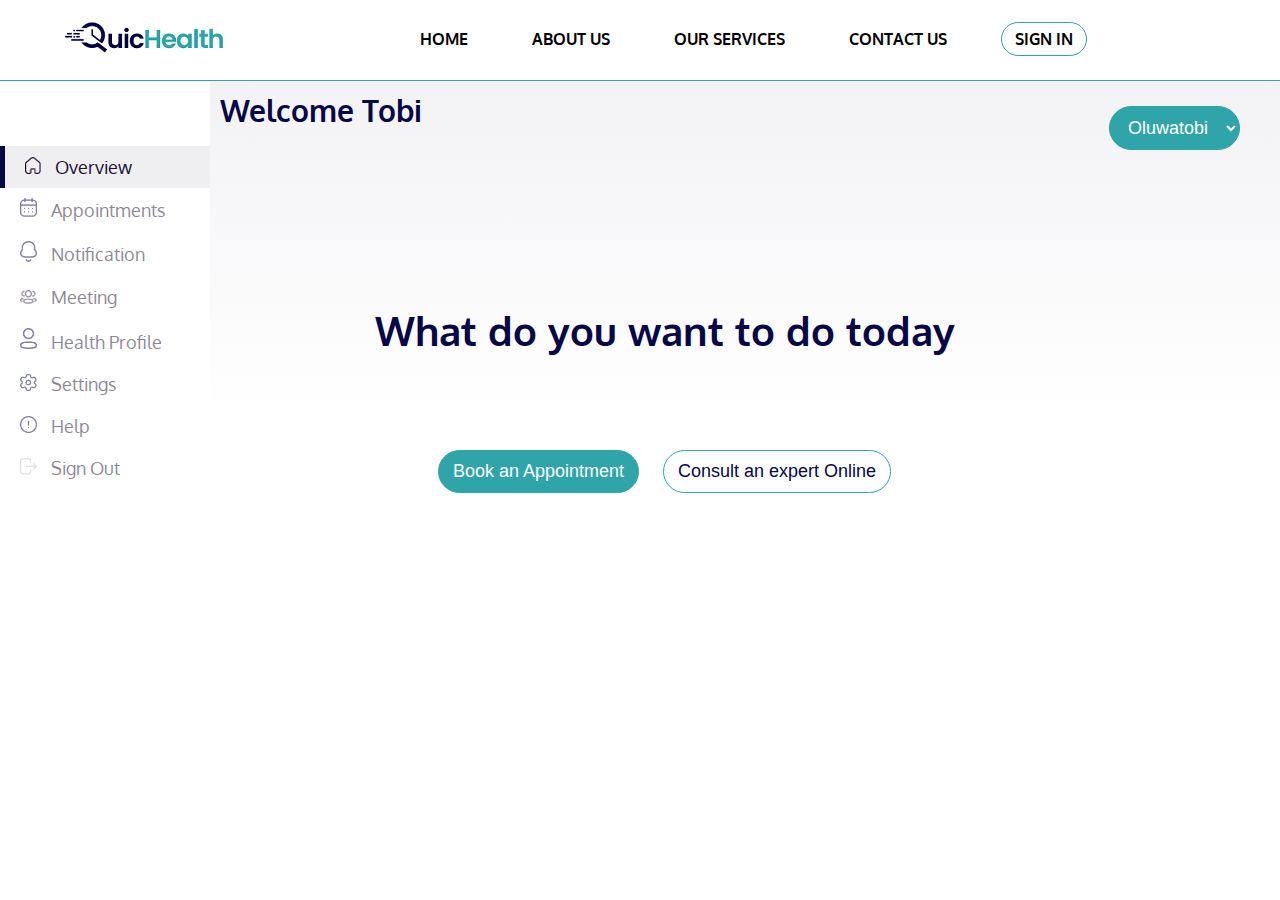
<file: index.html>
<!DOCTYPE html>
<html lang="en">

<head>
    <meta charset="UTF-8">
    <meta name="viewport" content="width=device-width, initial-scale=1.0">
    <title>Patient Dashboard</title>
    <link rel="stylesheet" href="css/appointment.css">
    <link rel="stylesheet" href="https://use.fontawesome.com/releases/v5.7.0/css/all.css"
        integrity="sha384-lZN37f5QGtY3VHgisS14W3ExzMWZxybE1SJSEsQp9S+oqd12jhcu+A56Ebc1zFSJ" crossorigin="anonymous">
    <link href='https://fonts.googleapis.com/css?family=Oxygen:400,300,700' rel='stylesheet' type='text/css'>
    <link href='https://fonts.googleapis.com/css?family=Lora' rel='stylesheet' type='text/css'>

</head>

<body onload="atOnload0()">
    <div class="col-12">
        <div class="col-12 nav">
            <a> <img src="Images/QuicHealth logo.png"></a>
            <ul>
                <li><a href="#">Home</a></li>
                <li><a href="#">About Us</a></li>
                <li><a href="#">Our Services</a></li>
                <li><a href="#">Contact Us</a></li>
                <li><a href="#">Sign In</a></li>
            </ul>

        </div>
        <div class="col-12 navbar-second">
            <a href="#" onclick="showDrop()" class="dropdown"><span> &#9776;</span>
                <div class="dropdown-content1">
                    <a href="#">Home</a>
                    <a href="#"> About Us</a>
                    <a href="#">Our Services</a>
                    <a href="#">Contact Us</a>
                    <a href="/signin">Sign In</a>
                </div>
            </a>
        </div>
    </div>
    <div class="col-12 Dashboard-parent">
        
        <div class="menu">
            
            <div class="submenu">
            <i class="fas fa-arrow-left"></i> <br>
            <ul>
               
                <li><img src="Images/Vector.png" alt="icon" class="list_icon" > <a href="#">Overview</a></li>
                <li> <img src="Images/appointment.png" alt="icon" class="list_icon"> <a href="appointment_dashboard.html">Appointments</a></li>
                <li> <img src="Images/notification.png" alt="icon" class="list_icon"> <a href="notification_dashboard.html">Notification</a></li>
                <li> <img src="Images/meeting.png" alt="icon" class="list_icon"> <a href="photo_dashboard.html">Meeting</a></li>
                <li> <img src="Images/health_profile.png" alt="icon" class="list_icon"> <a href="healthprofile_dashboard.html">Health Profile</a></li>
                <li> <img src="Images/setting.png" alt="icon" class="list_icon"> <a href="settings_dashboard.html">Settings</a></li>
                <li> <img src="Images/help.png" alt="icon" class="list_icon"> <a href="help_dashboard.html">Help</a></li>
                <li> <img src="Images/signout.png" alt="icon" class="list_icon"> <a href="signIn.html">Sign Out</a></li>
    
            </ul>
            
            </div>
            <header class="header">
    
            <input class="menu-btn" type="checkbox" id="menu-btn" />
            <label class="menu-icon" for="menu-btn"><span class="navicon"></span></label>
                <ul class="menu">
                    <li><img src="Images/Vector.png" alt="icon" class="list_icon1" > <a href="#">Overview</a></li>
                    <li> <img src="Images/appointment.png" alt="icon" class="list_icon1"> <a href="appointment_dashboard.html">Appointments</a></li>
                    <li> <img src="Images/notification.png" alt="icon" class="list_icon1"> <a href="notification_dashboard.html">Notification</a></li>
                    <li> <img src="Images/meeting.png" alt="icon" class="list_icon1"> <a href="photo_dashboard.html">Meeting</a></li>
                    <li> <img src="Images/health_profile.png" alt="icon" class="list_icon1"> <a href="healthprofile_dashboard.html">Health Profile</a></li>
                    <li> <img src="Images/setting.png" alt="icon" class="list_icon1"> <a href="settings_dashboard.html">Settings</a></li>
                    <li> <img src="Images/help.png" alt="icon" class="list_icon1"> <a href="help_dashboard.html">Help</a></li>
                    <li> <img src="Images/signout.png" alt="icon" class="list_icon1"> <a href="signIn.html">Sign Out</a></li>
                </ul>
            </header>
            
            
        </div>
        <div>
           
            <span>
              Welcome Tobi
            </span>
            <span >
                <select name="patient_name" id="patient-name" class="btn">
                    <option value="name">Oluwatobi</option>
                </select>
            </span>
            <div class="dashboard_body">
                <div>
                    <p>What do you want to do today</p>

                    <button class="btn">Book an Appointment</button>
                    <button class="btnx">Consult an expert Online</button>

                </div>
                

            </div>
            
        </div>
    </div>

    <script src="js/quichealth.js"></script>


</body>

</html>
</file>
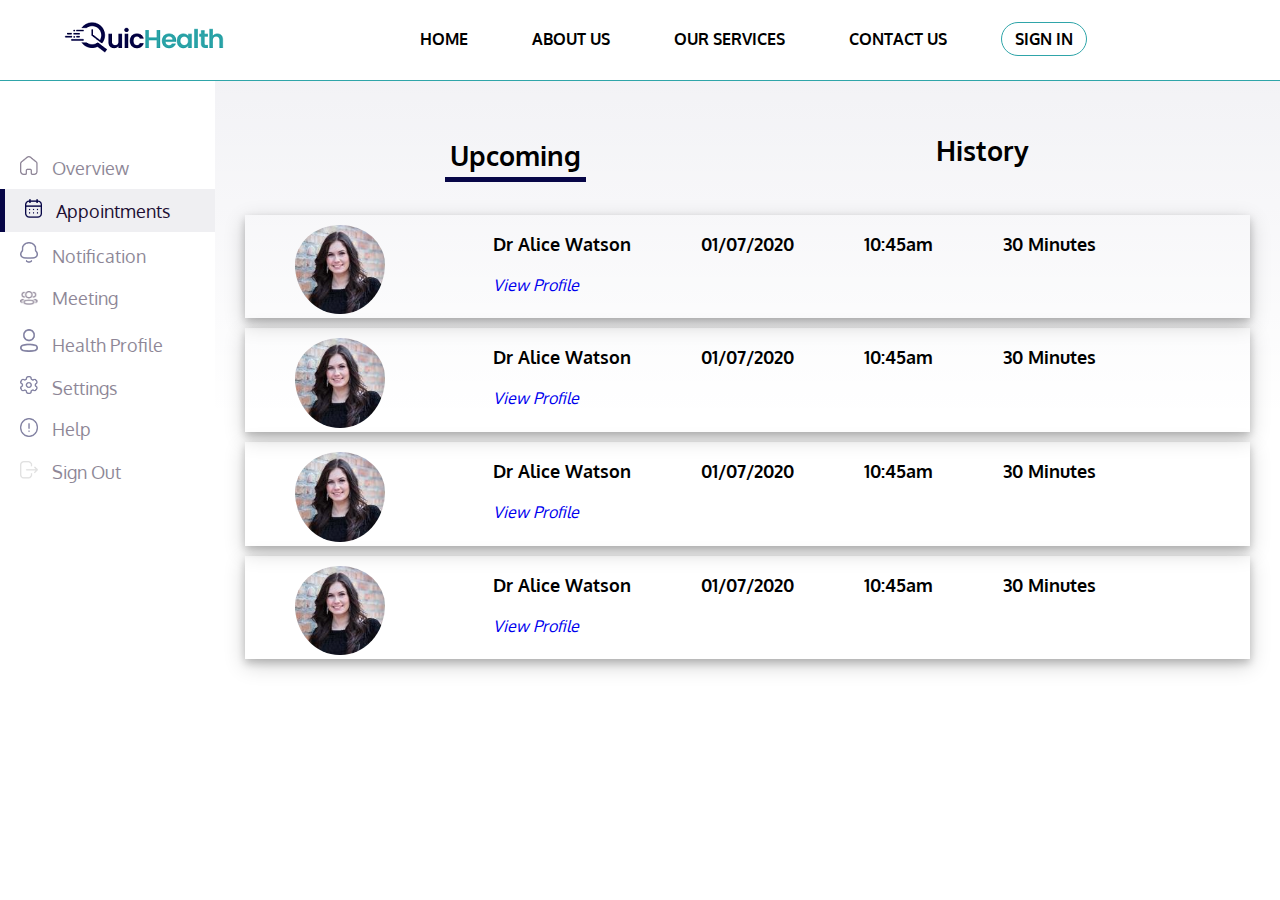
<file: appointment_dashboard.html>
<!DOCTYPE html>
<html lang="en">

<head>
    <meta charset="UTF-8">
    <meta name="viewport" content="width=device-width, initial-scale=1.0">
    <title>Patient Dashboard</title>
    <link rel="stylesheet" href="css/appointment.css">
    <link rel="stylesheet" href="https://use.fontawesome.com/releases/v5.7.0/css/all.css"
        integrity="sha384-lZN37f5QGtY3VHgisS14W3ExzMWZxybE1SJSEsQp9S+oqd12jhcu+A56Ebc1zFSJ" crossorigin="anonymous">
    <link href='https://fonts.googleapis.com/css?family=Oxygen:400,300,700' rel='stylesheet' type='text/css'>
    <link href='https://fonts.googleapis.com/css?family=Lora' rel='stylesheet' type='text/css'>

</head>

<body onload="atOnload()">
    <div class="col-12">
        <div class="col-12 nav">
            <a> <img src="Images/QuicHealth logo.png"></a>
            <ul>
                <li><a href="#">Home</a></li>
                <li><a href="#">About Us</a></li>
                <li><a href="#">Our Services</a></li>
                <li><a href="#">Contact Us</a></li>
                <li><a href="#">Sign In</a></li>
            </ul>

        </div>
        <div class="col-12 navbar-second">
            <a href="#" onclick="showDrop()" class="dropdown"><span> &#9776;</span>
                <div class="dropdown-content1">
                    <a href="#">Home</a>
                    <a href="#"> About Us</a>
                    <a href="#">Our Services</a>
                    <a href="#">Contact Us</a>
                    <a href="/signin">Sign In</a>
                </div>
            </a>
        </div>
    </div>
    <div class="col-12 Dashboard-parent">
    <div class="menu">
            
            <div class="submenu">
            <i class="fas fa-arrow-left"></i> <br>
            <ul>
               
                <li><img src="Images/Vector.png" alt="icon" class="list_icon" > <a href="index.html">Overview</a></li>
                <li> <img src="Images/appointment.png" alt="icon" class="list_icon"> <a href="#">Appointments</a></li>
                <li> <img src="Images/notification.png" alt="icon" class="list_icon"> <a href="notification_dashboard.html">Notification</a></li>
                <li> <img src="Images/meeting.png" alt="icon" class="list_icon"> <a href="photo_dashboard.html">Meeting</a></li>
                <li> <img src="Images/health_profile.png" alt="icon" class="list_icon"> <a href="healthprofile_dashboard.html">Health Profile</a></li>
                <li> <img src="Images/setting.png" alt="icon" class="list_icon"> <a href="settings_dashboard.html">Settings</a></li>
                <li> <img src="Images/help.png" alt="icon" class="list_icon"> <a href="help_dashboard.html">Help</a></li>
                <li> <img src="Images/signout.png" alt="icon" class="list_icon"> <a href="signIn.html">Sign Out</a></li>
    
            </ul>
            
            </div>
            <header class="header">
    
            <input class="menu-btn" type="checkbox" id="menu-btn" />
            <label class="menu-icon" for="menu-btn"><span class="navicon"></span></label>
                <ul class="menu">
                    <li><img src="Images/Vector.png" alt="icon" class="list_icon1" > <a href="index.html">Overview</a></li>
                    <li> <img src="Images/appointment.png" alt="icon" class="list_icon1"> <a href="#">Appointments</a></li>
                    <li> <img src="Images/notification.png" alt="icon" class="list_icon1"> <a href="notification_dashboard.html">Notification</a></li>
                    <li> <img src="Images/meeting.png" alt="icon" class="list_icon1"> <a href="photo_dashboard.html">Meeting</a></li>
                    <li> <img src="Images/health_profile.png" alt="icon" class="list_icon1"> <a href="healthprofile_dashboard.html">Health Profile</a></li>
                    <li> <img src="Images/setting.png" alt="icon" class="list_icon1"> <a href="settings_dashboard.html">Settings</a></li>
                    <li> <img src="Images/help.png" alt="icon" class="list_icon1"> <a href="help_dashboard.html">Help</a></li>
                    <li> <img src="Images/signout.png" alt="icon" class="list_icon1"> <a href="signIn.html">Sign Out</a></li>
                </ul>
            </header>
            
            
        </div>
        <div class="appointment">
            <div class="upcoming">
                <div class="upcoming_child">
                    <h2 onclick="showIncomingMenu ()">Upcoming</h2>
                    
                </div>
                <div class="history">
                    <div>
                        <h2 onclick="showHistoryMenu()">History</h2> 
                    </div>
    
                </div>
                <div class="history-div col-12">
                    <h3>No History Records Yet</h3>
                </div>
                <div class="super_div">
                    <div class="col-12 row_div">
                        <div>
                            <img src="Images/pic.jpg" alt="img" class="pic">
                            <img src="Images/pic1.jpg" alt="img" class="pic1">
                        </div>
                        <div>
                            <p>Dr Alice Watson</p>
                            <p><a href="#" class="reference">View Profile</a></p>
                        </div>
                        <div>
                            <p>01/07/2020</p>
                        </div>
                        <div>
                            <p>10:45am</p>
                        </div>
                        <div class="last_div">
                            <p>30 Minutes</p>
                        </div>
                    </div>
                    <div class="row_div1 col-12">
                        <div>
                            <img src="Images/pic.jpg" alt="img"class="pic">
                            <img src="Images/pic1.jpg" alt="img" class="pic1">
                        </div>
                        <div>
                            <p>Dr Alice Watson</p>
                            <p><a href="#" class="reference">View Profile</a></p>
                        </div>
                        <div>
                            <p>01/07/2020</p>
                        </div>
                        <div>
                            <p>10:45am</p>
                        </div>
                        <div class="last_div">
                            <p>30 Minutes</p>
                        </div>
                    </div>
                    <div class="row_div2 col-12">
                        <div>
                            <img src="Images/pic.jpg" alt="img" class="pic">
                            <img src="Images/pic1.jpg" alt="img" class="pic1">

                        </div>
                        <div>
                            <p>Dr Alice Watson</p>
                            <p><a href="#" class="reference">View Profile</a></p>
                        </div>
                        <div>
                            <p>01/07/2020</p>
                        </div>
                        <div>
                            <p>10:45am</p>
                        </div>
                        <div class="last_div">
                            <p>30 Minutes</p>
                        </div>
                    </div>
                    <div class="row_div3 col-12">
                        <div>
                            <img src="Images/pic.jpg" alt="img" class="pic">
                            <img src="Images/pic1.jpg" alt="img" class="pic1">
                        </div>
                        <div>
                            <p>Dr Alice Watson</p>
                            <p><a href="#" class="reference">View Profile</a></p>
                        </div>
                        <div>
                            <p>01/07/2020</p>
                        </div>
                        <div>
                            <p>10:45am</p>
                        </div>
                        <div class="last_div">
                            <p>30 Minutes</p>
                        </div>
                    </div>
                </div>
                
            </div>
            
            
           
        </div>
        
    </div>

    <script src="js/quichealth.js"></script>


</body>

</html>
</file>
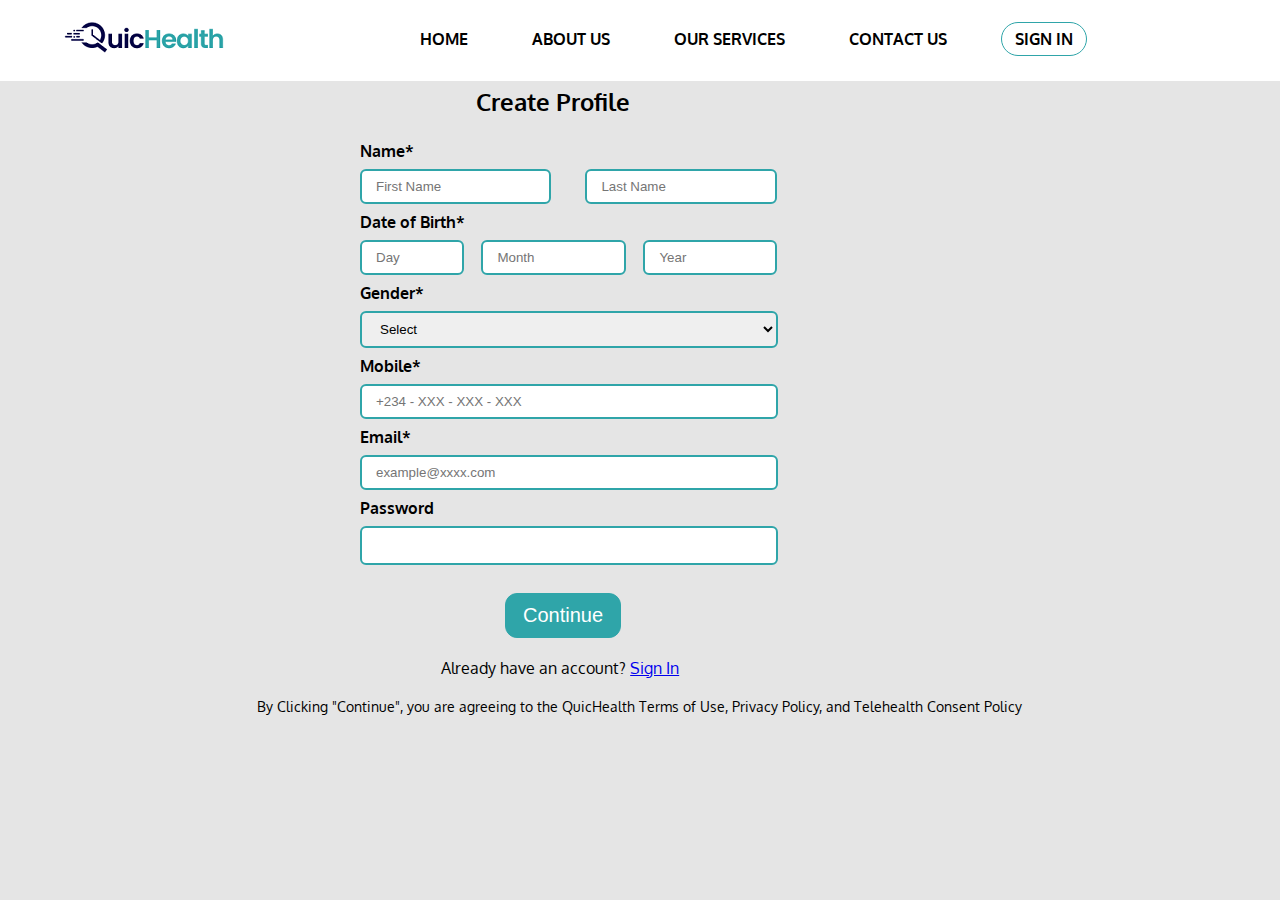
<file: createprofile.html>
<!DOCTYPE html>
<html>
    <head>
        <meta charset="UTF-8">
        <meta name="viewport" content="width=device-width, initial-scale=1.0">
        <link rel="stylesheet" href="css/quichealth.css">
        <link rel="stylesheet" href="https://use.fontawesome.com/releases/v5.7.0/css/all.css" 
    integrity="sha384-lZN37f5QGtY3VHgisS14W3ExzMWZxybE1SJSEsQp9S+oqd12jhcu+A56Ebc1zFSJ" crossorigin="anonymous">
    <link href='https://fonts.googleapis.com/css?family=Oxygen:400,300,700' rel='stylesheet' type='text/css'>
    <link href='https://fonts.googleapis.com/css?family=Lora' rel='stylesheet' type='text/css'>

    </head>
    <body>
        <div class="col-12">
            <div class="col-12 nav">
                 <a> <img src="Images/QuicHealth logo.png"></a>
                    <ul>
                        <li><a href="#">Home</a></li>
                        <li><a href="#">About Us</a></li>
                        <li><a href="#">Our Services</a></li>
                        <li><a href="#">Contact Us</a></li>
                        <li><a href="#">Sign In</a></li>
                    </ul>
                    
                </div>
                <div class="col-12 navbar-second">
                        <a href="#" onclick="showDrop()" class="dropdown"><span> &#9776;</span>
                            <div class="dropdown-content1">
                                <a href="#">Home</a>
                                <a href= "#"> About Us</a>
                                <a href="#">Our Services</a>
                                <a href="#">Contact Us</a>
                                <a href="/signin">Sign In</a>
                            </div>
                        </a>
                    </div>
            
        </div>
            <div class="col-12 content">
                <div>
                    <form>

                        <p class="paragraph">Create Profile</p>
                        <label for="fname">Name* </label>
                        <br>
                        <input type="text" id="first" name="firstname" placeholder="First Name">
                        <input type="text" id="second" name="lastname" placeholder="Last Name"> <br>
                    

                        <label for="fname">Date of Birth* </label>
                        <br>
                        <input type="text" id="third" name="day" placeholder="Day">
                        <input type="text" id="fourth" name="month" placeholder="Month">
                        <input type="text" id="fifth" name="year" placeholder="Year">
                        
                        <br> 
                    
                        <label for="fname">Gender* </label> <br>
                        <select class="User" name="user">
                        <option value="select">Select</option>
                        <option value="admin/owner">Female</option>
                        <option value="staff">Male</option>
                        </select> <br>
                            
                        <label for="lname">Mobile*</label> <br>
                        <input type="text" class="User" name="mobile" placeholder="+234 - XXX - XXX - XXX">
                        <br>
                
                        <label for="lname">Email*</label> <br>
                        <input type="text" class="User" name="email" placeholder="example@xxxx.com">
        
                        <br>
                        <label for="lname">Password</label>
                        <br>
                        <input type="password" class="User" name="psw" placeholder="">  <br> <br>
            

                        <input type="submit" class= "signIn" value="Continue" >
                    </form>
                   <br> <span>Already have an account? <span><a href="signIn.html">Sign In</a></span></span><br>  <br>
                    
                </div>

            </div>
            <div class="bottom">By Clicking "Continue", you are agreeing to the QuicHealth Terms of Use, Privacy Policy, and Telehealth Consent Policy </div>
        <script src="js/quichealth.js"></script>
    </body>
</html>
</file>
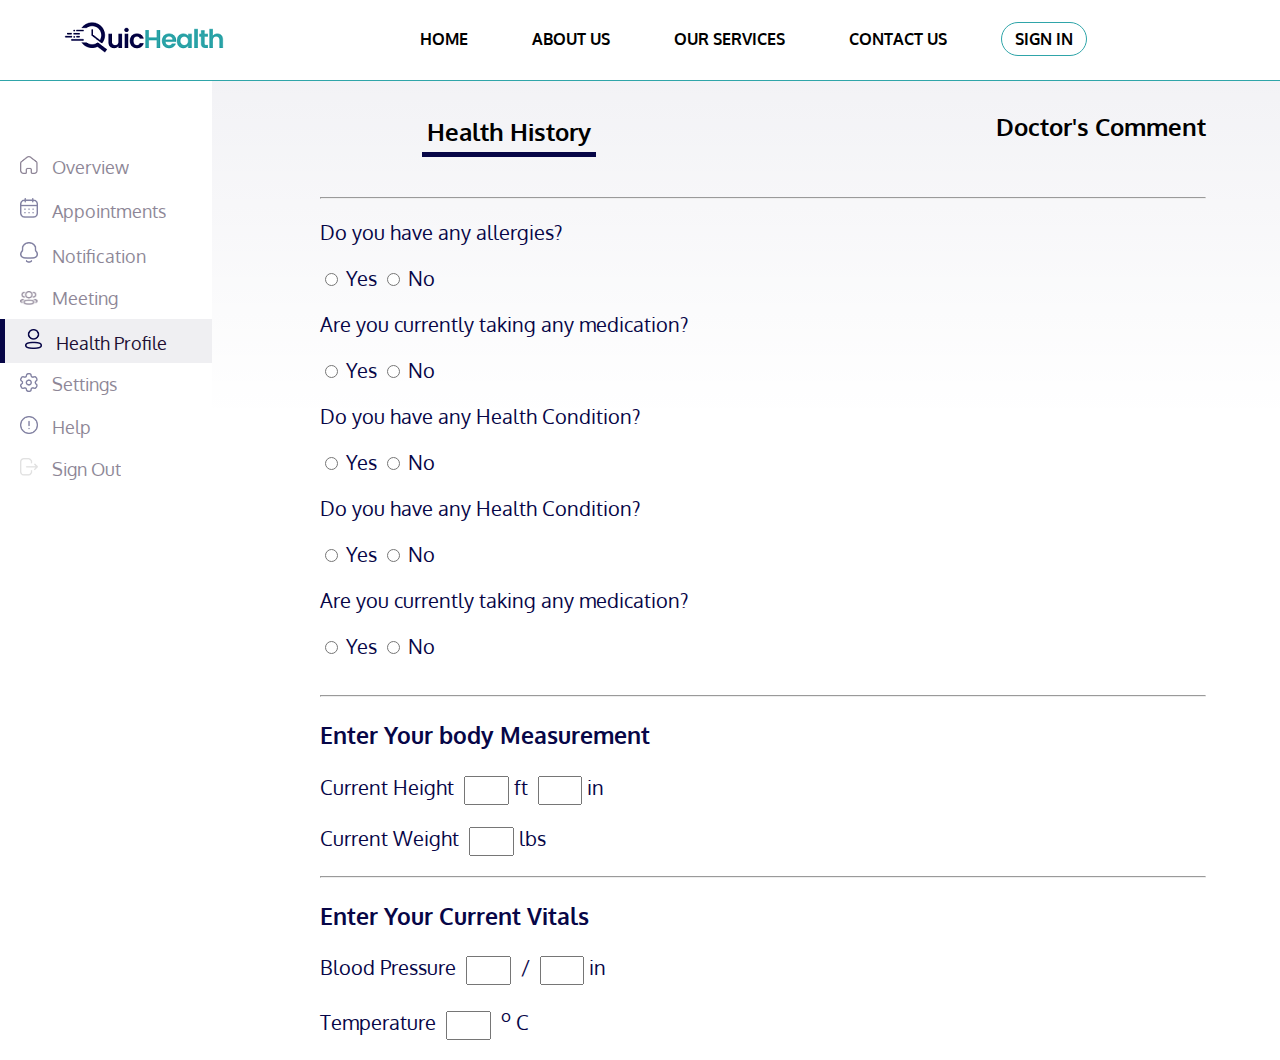
<file: healthprofile_dashboard.html>
<!DOCTYPE html>
<html lang="en">

<head>
    <meta charset="UTF-8">
    <meta name="viewport" content="width=device-width, initial-scale=1.0">
    <title>Patient Dashboard</title>
    <link rel="stylesheet" href="css/appointment.css">
    <link rel="stylesheet" href="https://use.fontawesome.com/releases/v5.7.0/css/all.css"
        integrity="sha384-lZN37f5QGtY3VHgisS14W3ExzMWZxybE1SJSEsQp9S+oqd12jhcu+A56Ebc1zFSJ" crossorigin="anonymous">
    <link href='https://fonts.googleapis.com/css?family=Oxygen:400,300,700' rel='stylesheet' type='text/css'>
    <link href='https://fonts.googleapis.com/css?family=Lora' rel='stylesheet' type='text/css'>

</head>

<body onload="atOnload3()">
    <div class="col-12">
        <div class="col-12 nav">
            <a> <img src="Images/QuicHealth logo.png"></a>
            <ul>
                <li><a href="#">Home</a></li>
                <li><a href="#">About Us</a></li>
                <li><a href="#">Our Services</a></li>
                <li><a href="#">Contact Us</a></li>
                <li><a href="#">Sign In</a></li>
            </ul>

        </div>
        <div class="col-12 navbar-second">
            <a href="#" onclick="showDrop()" class="dropdown"><span> &#9776;</span>
                <div class="dropdown-content1">
                    <a href="#">Home</a>
                    <a href="#"> About Us</a>
                    <a href="#">Our Services</a>
                    <a href="#">Contact Us</a>
                    <a href="/signin">Sign In</a>
                </div>
            </a>
        </div>
    </div>
    <div class="col-12 Dashboard-parent">
    <div class="menu">
            
            <div class="submenu">
            <i class="fas fa-arrow-left"></i> <br>
            <ul>
               
                <li><img src="Images/Vector.png" alt="icon" class="list_icon" > <a href="index.html">Overview</a></li>
                <li> <img src="Images/appointment.png" alt="icon" class="list_icon"> <a href="appointment_dashboard.html">Appointments</a></li>
                <li> <img src="Images/notification.png" alt="icon" class="list_icon"> <a href="notification_dashboard.html">Notification</a></li>
                <li> <img src="Images/meeting.png" alt="icon" class="list_icon"> <a href="photo_dashboard.html">Meeting</a></li>
                <li> <img src="Images/health_profile.png" alt="icon" class="list_icon"> <a href="#">Health Profile</a></li>
                <li> <img src="Images/setting.png" alt="icon" class="list_icon"> <a href="settings_dashboard.html">Settings</a></li>
                <li> <img src="Images/help.png" alt="icon" class="list_icon"> <a href="help_dashboard.html">Help</a></li>
                <li> <img src="Images/signout.png" alt="icon" class="list_icon"> <a href="signIn.html">Sign Out</a></li>
    
            </ul>
            
            </div>
            <header class="header">
    
            <input class="menu-btn" type="checkbox" id="menu-btn" />
            <label class="menu-icon" for="menu-btn"><span class="navicon"></span></label>
                <ul class="menu">
                    <li><img src="Images/Vector.png" alt="icon" class="list_icon1" > <a href="index.html">Overview</a></li>
                    <li> <img src="Images/appointment.png" alt="icon" class="list_icon1"> <a href="appointment_dashboard.html">Appointments</a></li>
                    <li> <img src="Images/notification.png" alt="icon" class="list_icon1"> <a href="notification_dashboard.html">Notification</a></li>
                    <li> <img src="Images/meeting.png" alt="icon" class="list_icon1"> <a href="photo_dashboard.html">Meeting</a></li>
                    <li> <img src="Images/health_profile.png" alt="icon" class="list_icon1"> <a href="#">Health Profile</a></li>
                    <li> <img src="Images/setting.png" alt="icon" class="list_icon1"> <a href="settings_dashboard.html">Settings</a></li>
                    <li> <img src="Images/help.png" alt="icon" class="list_icon1"> <a href="help_dashboard.html">Help</a></li>
                    <li> <img src="Images/signout.png" alt="icon" class="list_icon1"> <a href="signIn.html">Sign Out</a></li>
                </ul>
            </header>
            
            
        </div>
        <div class="health_profile">
            <div class="health_parent">
                <div class="health_child">
                    <h2 onclick="showHealthHistory ()">Health History</h2>
                    
                </div>
                <div class="comment">
                    <div>
                        <h2 onclick="showDoctorsComment()">Doctor's Comment</h2> 
                    </div>
    
                </div>
                <div class="comment-div col-12">
                    <h3>No Doctor's comment Yet</h3>
                </div>
                <div class="health-div">
                    <div class="col-12 sub_healthdiv">
                        <hr>
                        <p>Do you have any allergies?</p>
                        <form action="#">
                            <input type="radio" name="response" value="yes" > Yes
                            <input type="radio" name="response" value="no" > No
                        </form>
                        <p>Are you currently taking any medication?</p>
                        <form action="#">
                            <input type="radio" name="response" value="yes" > Yes
                            <input type="radio" name="response" value="no" > No
                        </form>
                        <p>Do you have any Health Condition?</p>
                        <form action="#">
                            <input type="radio" name="response" value="yes" > Yes
                            <input type="radio" name="response" value="no"> No
                        </form>
                        <p>Do you have any Health Condition?</p>
                        <form action="#">
                            <input type="radio" name="response" value="yes" > Yes
                            <input type="radio" name="response" value="no"> No
                        </form>
                        <p>Are you currently taking any medication?</p>
                        <form action="#">
                            <input type="radio" name="response" value="yes" > Yes
                            <input type="radio" name="response" value="no"> No
                        </form> <br>
                        <hr>
                        <h3>Enter Your body Measurement</h3>
                        <p>Current Height <input type="text" class="input_profile">ft <input type="text"class="input_profile">in</p>
                        <p>Current Weight <input type="text" class="input_profile">lbs</p>
                        <hr>
                        <h3>Enter Your Current Vitals</h3>
                        <p>Blood Pressure <input type="text" class="input_profile"> / <input type="text" class="input_profile">in</p>
                        <p>Temperature <input type="text" class="input_profile"> <sup>o</sup> C</p>
                    
                    </div>
                </div>
                
            </div>
            
            
           
        </div>
        
    </div>

    <script src="js/quichealth.js"></script>


</body>

</html>
</file>
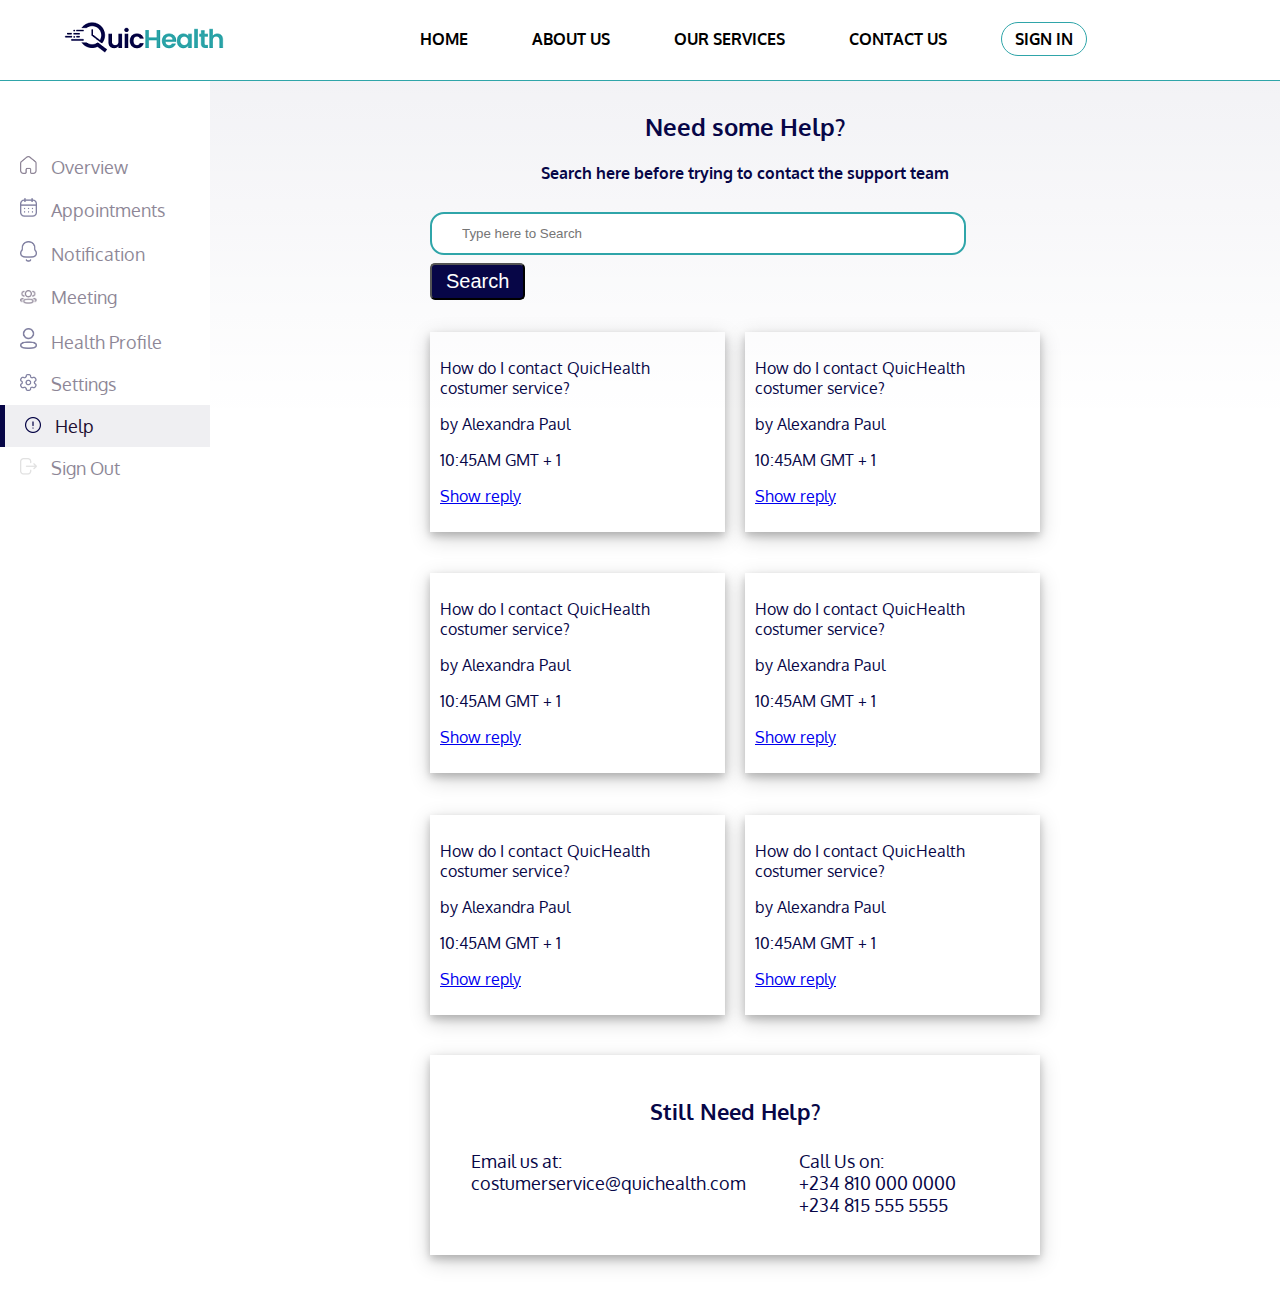
<file: help_dashboard.html>
<!DOCTYPE html>
<html lang="en">

<head>
    <meta charset="UTF-8">
    <meta name="viewport" content="width=device-width, initial-scale=1.0">
    <title>Patient Dashboard</title>
    <link rel="stylesheet" href="css/appointment.css">
    <link rel="stylesheet" href="https://use.fontawesome.com/releases/v5.7.0/css/all.css"
        integrity="sha384-lZN37f5QGtY3VHgisS14W3ExzMWZxybE1SJSEsQp9S+oqd12jhcu+A56Ebc1zFSJ" crossorigin="anonymous">
    <link href='https://fonts.googleapis.com/css?family=Oxygen:400,300,700' rel='stylesheet' type='text/css'>
    <link href='https://fonts.googleapis.com/css?family=Lora' rel='stylesheet' type='text/css'>

</head>

<body onload="atOnload5()">
    <div class="col-12">
        <div class="col-12 nav">
            <a> <img src="Images/QuicHealth logo.png"></a>
            <ul>
                <li><a href="#">Home</a></li>
                <li><a href="#">About Us</a></li>
                <li><a href="#">Our Services</a></li>
                <li><a href="#">Contact Us</a></li>
                <li><a href="#">Sign In</a></li>
            </ul>

        </div>
        <div class="col-12 navbar-second">
            <a href="#" onclick="showDrop()" class="dropdown"><span> &#9776;</span>
                <div class="dropdown-content1">
                    <a href="#">Home</a>
                    <a href="#"> About Us</a>
                    <a href="#">Our Services</a>
                    <a href="#">Contact Us</a>
                    <a href="/signin">Sign In</a>
                </div>
            </a>
        </div>
    </div>
    <div class="col-12 Dashboard-parent">
    <div class="menu">
            
            <div class="submenu">
            <i class="fas fa-arrow-left"></i> <br>
            <ul>
               
                <li><img src="Images/Vector.png" alt="icon" class="list_icon" > <a href="index.html">Overview</a></li>
                <li> <img src="Images/appointment.png" alt="icon" class="list_icon"> <a href="appointment_dashboard.html">Appointments</a></li>
                <li> <img src="Images/notification.png" alt="icon" class="list_icon"> <a href="#">Notification</a></li>
                <li> <img src="Images/meeting.png" alt="icon" class="list_icon"> <a href="photo_dashboard.html">Meeting</a></li>
                <li> <img src="Images/health_profile.png" alt="icon" class="list_icon"> <a href="healthprofile_dashboard.html">Health Profile</a></li>
                <li> <img src="Images/setting.png" alt="icon" class="list_icon"> <a href="settings_dashboard.html">Settings</a></li>
                <li> <img src="Images/help.png" alt="icon" class="list_icon"> <a href="help_dashboard.html">Help</a></li>
                <li> <img src="Images/signout.png" alt="icon" class="list_icon"> <a href="signIn.html">Sign Out</a></li>
    
            </ul>
            
            </div>
            <header class="header">
    
            <input class="menu-btn" type="checkbox" id="menu-btn" />
            <label class="menu-icon" for="menu-btn"><span class="navicon"></span></label>
                <ul class="menu">
                    <li><img src="Images/Vector.png" alt="icon" class="list_icon1" > <a href="index.html">Overview</a></li>
                    <li> <img src="Images/appointment.png" alt="icon" class="list_icon1"> <a href="appointment_dashboard.html">Appointments</a></li>
                    <li> <img src="Images/notification.png" alt="icon" class="list_icon1"> <a href="#">Notification</a></li>
                    <li> <img src="Images/meeting.png" alt="icon" class="list_icon1"> <a href="photo_dashboard.html">Meeting</a></li>
                    <li> <img src="Images/health_profile.png" alt="icon" class="list_icon1"> <a href="healthprofile_dashboard.html">Health Profile</a></li>
                    <li> <img src="Images/setting.png" alt="icon" class="list_icon1"> <a href="settings_dashboard.html">Settings</a></li>
                    <li> <img src="Images/help.png" alt="icon" class="list_icon1"> <a href="help_dashboard.html">Help</a></li>
                    <li> <img src="Images/signout.png" alt="icon" class="list_icon1"> <a href="signIn.html">Sign Out</a></li>
                </ul>
            </header>
            
            
        </div>
        <div class="help_dashboard">
            <div class="help_content">
                <div>
                    <h2>Need some Help?</h2>
                    <h4>Search here before trying to contact the support team</h4>
                    <span class="span_help" >
                        <i id="help_icon" class="fas fa-search"></i>
                        <input type="text" placeholder="Type here to Search" class="input_help" >
                        

                    </span>
                    <button class="input_search">Search</button>
                </div>
                <div class="help_box col-12 ">
                    <div class="col-12">
                        <div class="col-lg-6 col-md-6 col-sm-12 col-xs-12">
                            <div>
                                <p>How do I contact QuicHealth costumer service?</p>
                                <p>by Alexandra Paul</p>
                                <p> <i class="far fa-clock"></i>
                                    <span>10:45AM GMT + 1</span>
                                </p>
                                <p><a href="#">Show reply</a></p>
                            </div>
                        </div>
                       
                        <div class="col-lg-6 col-md-6 col-sm-12 col-xs-12">
                            <div>
                                <p>How do I contact QuicHealth costumer service?</p>
                                <p>by Alexandra Paul</p>
                                <p> <i class="far fa-clock"></i>
                                    <span>10:45AM GMT + 1</span>
                                </p>
                                <p><a href="#">Show reply</a></p>
                            </div>
                        </div>
                    </div>
                </div>

                <div class="help_box col-12 ">
                    <div class="col-12">
                        <div class="col-lg-6 col-md-6 col-sm-12 col-xs-12">
                            <div>
                                <p>How do I contact QuicHealth costumer service?</p>
                                <p>by Alexandra Paul</p>
                                <p> <i class="far fa-clock"></i>
                                    <span>10:45AM GMT + 1</span>
                                </p>
                                <p><a href="#">Show reply</a></p>
                            </div>
                        </div>
                       
                        <div class="col-lg-6 col-md-6 col-sm-12 col-xs-12">
                            <div>
                                <p>How do I contact QuicHealth costumer service?</p>
                                <p>by Alexandra Paul</p>
                                <p> <i class="far fa-clock"></i>
                                    <span>10:45AM GMT + 1</span>
                                </p>
                                <p><a href="#">Show reply</a></p>
                            </div>
                        </div>
                    </div>
                </div>

                <div class="help_box col-12 ">
                    <div class="col-12">
                        <div class="col-lg-6 col-md-6 col-sm-12 col-xs-12">
                            <div>
                                <p>How do I contact QuicHealth costumer service?</p>
                                <p>by Alexandra Paul</p>
                                <p> <i class="far fa-clock"></i>
                                    <span>10:45AM GMT + 1</span>
                                </p>
                                <p><a href="#">Show reply</a></p>
                            </div>
                        </div>
                       
                        <div class="col-lg-6 col-md-6 col-sm-12 col-xs-12">
                            <div>
                                <p>How do I contact QuicHealth costumer service?</p>
                                <p>by Alexandra Paul</p>
                                <p> <i class="far fa-clock"></i>
                                    <span>10:45AM GMT + 1</span>
                                </p>
                                <p><a href="#">Show reply</a></p>
                                </div>
                        </div>
                    </div>
                </div>
                
                <div class="col-12">
                    <div class=" col-12 support_div">
                        
                       <div>
                            <p>Still Need Help?</p>
                           <div class="email_help">
                                <table>
                                    <tr>
                                        <td class="tt" ><a href="# " >
                                            <i class="fas fa-envelope-square"></i>
                                            </a>
                                        </td>
                                        <td> Email us at: <br>costumerservice@quichealth.com</td>
                                    </tr>
                                </table>
                              

                           </div>
                           <div class="call_help">
                                <table>
                                    <tr>
                                        <td class="ty"><a href="#" >
                                            <i class="fas fa-phone-square"></i>
                                            </a>
                                        </td>
                                        <td>  Call Us on: <br>+234 810 000 0000 <br>+234 815 555 5555</td>
                                    </tr>
                               </table>
                           
                            </div>
                           
                           
                       </div>
                      
                    </div>
                </div>
            </div>
            
        </div>
    </div>

    <script src="js/quichealth.js"></script>


</body>

</html>
</file>
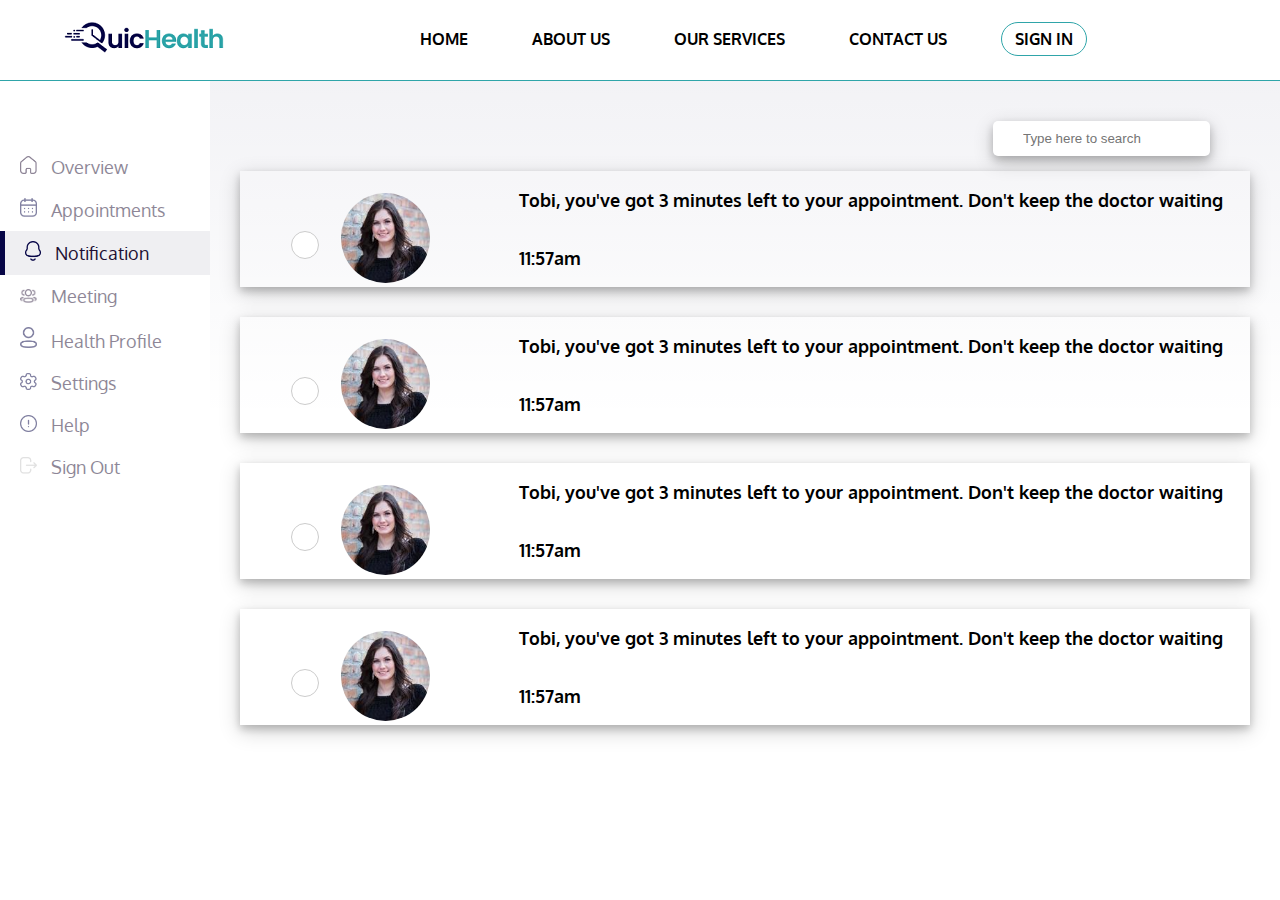
<file: notification_dashboard.html>
<!DOCTYPE html>
<html lang="en">

<head>
    <meta charset="UTF-8">
    <meta name="viewport" content="width=device-width, initial-scale=1.0">
    <title>Patient Dashboard</title>
    <link rel="stylesheet" href="css/appointment.css">
    <link rel="stylesheet" href="https://use.fontawesome.com/releases/v5.7.0/css/all.css"
        integrity="sha384-lZN37f5QGtY3VHgisS14W3ExzMWZxybE1SJSEsQp9S+oqd12jhcu+A56Ebc1zFSJ" crossorigin="anonymous">
    <link href='https://fonts.googleapis.com/css?family=Oxygen:400,300,700' rel='stylesheet' type='text/css'>
    <link href='https://fonts.googleapis.com/css?family=Lora' rel='stylesheet' type='text/css'>

</head>

<body onload="atOnload1()">
    <div class="col-12">
        <div class="col-12 nav">
            <a> <img src="Images/QuicHealth logo.png"></a>
            <ul>
                <li><a href="#">Home</a></li>
                <li><a href="#">About Us</a></li>
                <li><a href="#">Our Services</a></li>
                <li><a href="#">Contact Us</a></li>
                <li><a href="#">Sign In</a></li>
            </ul>

        </div>
        <div class="col-12 navbar-second">
            <a href="#" onclick="showDrop()" class="dropdown"><span> &#9776;</span>
                <div class="dropdown-content1">
                    <a href="#">Home</a>
                    <a href="#"> About Us</a>
                    <a href="#">Our Services</a>
                    <a href="#">Contact Us</a>
                    <a href="/signin">Sign In</a>
                </div>
            </a>
        </div>
    </div>
    <div class="col-12 Dashboard-parent">
    <div class="menu">
            
            <div class="submenu">
            <i class="fas fa-arrow-left"></i> <br>
            <ul>
               
                <li><img src="Images/Vector.png" alt="icon" class="list_icon" > <a href="index.html">Overview</a></li>
                <li> <img src="Images/appointment.png" alt="icon" class="list_icon"> <a href="appointment_dashboard.html">Appointments</a></li>
                <li> <img src="Images/notification.png" alt="icon" class="list_icon"> <a href="#">Notification</a></li>
                <li> <img src="Images/meeting.png" alt="icon" class="list_icon"> <a href="photo_dashboard.html">Meeting</a></li>
                <li> <img src="Images/health_profile.png" alt="icon" class="list_icon"> <a href="healthprofile_dashboard.html">Health Profile</a></li>
                <li> <img src="Images/setting.png" alt="icon" class="list_icon"> <a href="settings_dashboard.html">Settings</a></li>
                <li> <img src="Images/help.png" alt="icon" class="list_icon"> <a href="help_dashboard.html">Help</a></li>
                <li> <img src="Images/signout.png" alt="icon" class="list_icon"> <a href="signIn.html">Sign Out</a></li>
    
            </ul>
            
            </div>
            <header class="header">
    
            <input class="menu-btn" type="checkbox" id="menu-btn" />
            <label class="menu-icon" for="menu-btn"><span class="navicon"></span></label>
                <ul class="menu">
                    <li><img src="Images/Vector.png" alt="icon" class="list_icon1" > <a href="index.html">Overview</a></li>
                    <li> <img src="Images/appointment.png" alt="icon" class="list_icon1"> <a href="appointment_dashboard.html">Appointments</a></li>
                    <li> <img src="Images/notification.png" alt="icon" class="list_icon1"> <a href="#">Notification</a></li>
                    <li> <img src="Images/meeting.png" alt="icon" class="list_icon1"> <a href="photo_dashboard.html">Meeting</a></li>
                    <li> <img src="Images/health_profile.png" alt="icon" class="list_icon1"> <a href="healthprofile_dashboard.html">Health Profile</a></li>
                    <li> <img src="Images/setting.png" alt="icon" class="list_icon1"> <a href="settings_dashboard.html">Settings</a></li>
                    <li> <img src="Images/help.png" alt="icon" class="list_icon1"> <a href="help_dashboard.html">Help</a></li>
                    <li> <img src="Images/signout.png" alt="icon" class="list_icon1"> <a href="signIn.html">Sign Out</a></li>
                </ul>
            </header>
            
            
        </div>
        <div class="notification">
            <div>
                <i id="delete_icon" class="far fa-trash-alt"></i>
                
                <span class="searchbox">
                <i id="icon" class="fas fa-search"></i>
                <input type="text" placeholder="Type here to search" class="check_box">

                </span>
                
            </div>
            <div class="notify_content">
            <div class="col-12 notify_dash" >
            
                    <div class="round_button" >
                    <form action="#">
                        <div class="round">
                        <input type="checkbox" id="checkbox" />
                        <label for="checkbox"></label>
                        </div>
                    </form>
                
                    <img src="Images/pic.jpg" alt="img"class="picture">
                    </div>
                    <div>
                        <p>Tobi, you've got 3 minutes left to your appointment. Don't keep the doctor waiting</p>
                    </div>
                    <div>
                        <p>11:57am</p>
                    </div>

                </div>
                <div class="col-12 notify_dash1">
                    <div class="round_button2" >
                        <form action="#">
                            <div class="round1">
                            <input type="checkbox" id="checkbox1" />
                            <label for="checkbox1"></label>
                            </div>
                        </form>
                        
                        <img src="Images/pic.jpg" alt="img"class="picture">
                    </div>
                    <div>
                        <p>Tobi, you've got 3 minutes left to your appointment. Don't keep the doctor waiting</p>
                    </div>
                    <div>
                        <p>11:57am</p>
                    </div>

                </div>
                <div class="col-12 notify_dash2">
                    <div class="round_button2" >
                        <form action="#">
                            <div class="round2">
                            <input type="checkbox" id="checkbox2" />
                            <label for="checkbox2"></label>
                            </div>
                        </form>
                    
    
                        <img src="Images/pic.jpg" alt="img"class="picture">
                    </div>
                    <div>
                        <p>Tobi, you've got 3 minutes left to your appointment. Don't keep the doctor waiting</p>
                    </div>
                    <div>
                        <p>11:57am</p>
                    </div>

                </div>
                <div class="col-12 notify_dash3">
                    <div  class="round_button3">
                        <form action="#">
                            <div class="round3">
                            <input type="checkbox" id="checkbox3" />
                            <label for="checkbox3"></label>
                            </div>
                        </form>
                    
                        <img src="Images/pic.jpg" alt="img"class="picture">
                    </div>
                    <div>
                        <p>Tobi, you've got 3 minutes left to your appointment. Don't keep the doctor waiting</p>
                    </div>
                    <div>
                        <p>11:57am</p>
                    </div>

                </div>
                <div class="col-12 empty_div">

                </div>
        
            </div>

        </div> 
            
        
    </div> 

    <script src="js/quichealth.js"></script>


</body>

</html>
</file>
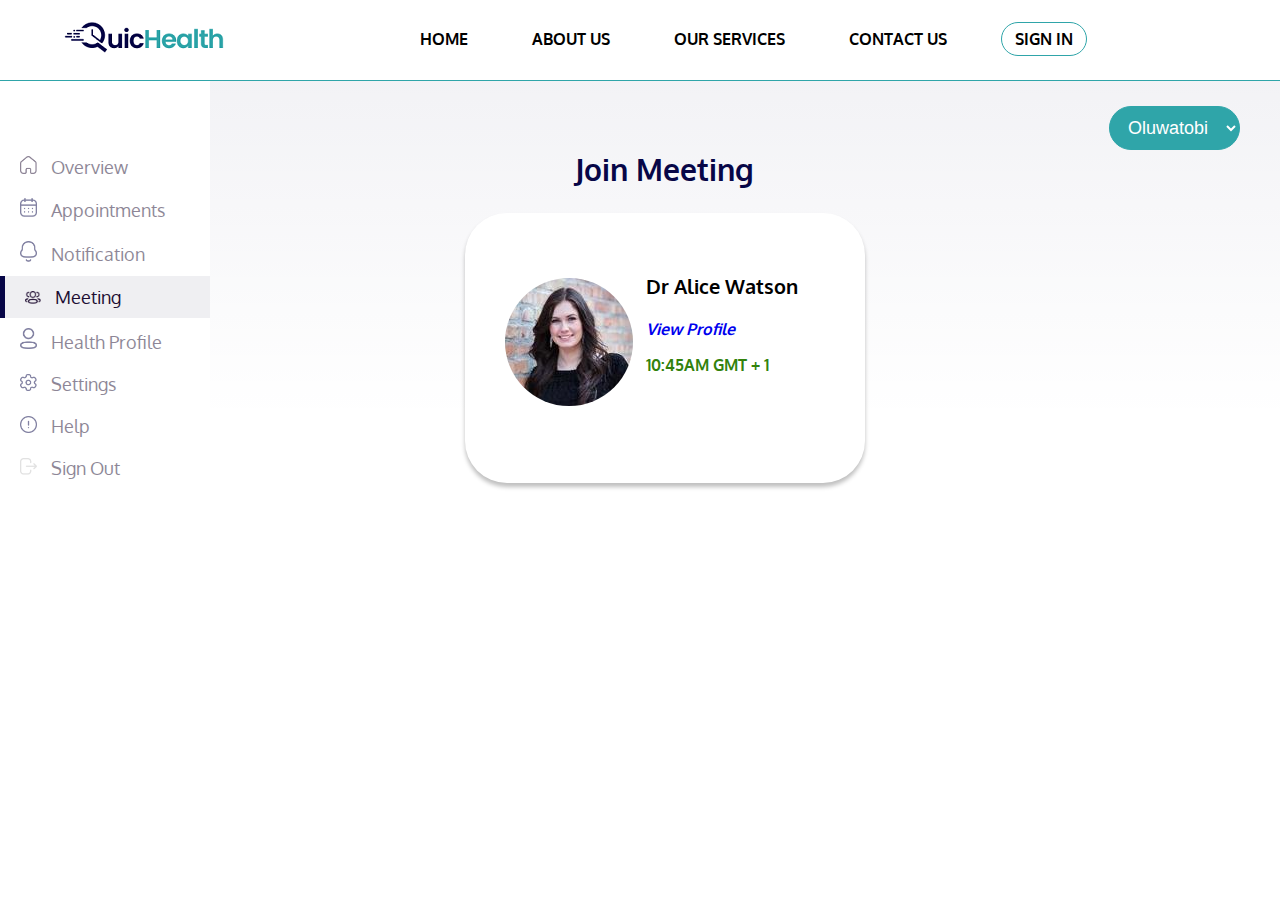
<file: photo_dashboard.html>
<!DOCTYPE html>
<html lang="en">

<head>
    <meta charset="UTF-8">
    <meta name="viewport" content="width=device-width, initial-scale=1.0">
    <title>Patient Dashboard</title>
    <link rel="stylesheet" href="css/appointment.css">
    <link rel="stylesheet" href="https://use.fontawesome.com/releases/v5.7.0/css/all.css"
        integrity="sha384-lZN37f5QGtY3VHgisS14W3ExzMWZxybE1SJSEsQp9S+oqd12jhcu+A56Ebc1zFSJ" crossorigin="anonymous">
    <link href='https://fonts.googleapis.com/css?family=Oxygen:400,300,700' rel='stylesheet' type='text/css'>
    <link href='https://fonts.googleapis.com/css?family=Lora' rel='stylesheet' type='text/css'>

</head>

<body onload="atOnload2()">
    <div class="col-12">
        <div class="col-12 nav">
            <a> <img src="Images/QuicHealth logo.png"></a>
            <ul>
                <li><a href="#">Home</a></li>
                <li><a href="#">About Us</a></li>
                <li><a href="#">Our Services</a></li>
                <li><a href="#">Contact Us</a></li>
                <li><a href="#">Sign In</a></li>
            </ul>

        </div>
        <div class="col-12 navbar-second">
            <a href="#" onclick="showDrop()" class="dropdown"><span> &#9776;</span>
                <div class="dropdown-content1">
                    <a href="#">Home</a>
                    <a href="#"> About Us</a>
                    <a href="#">Our Services</a>
                    <a href="#">Contact Us</a>
                    <a href="/signin">Sign In</a>
                </div>
            </a>
        </div>
    </div>
    <div class="col-12 Dashboard-parent">
    <div class="menu">
            
            <div class="submenu">
            <i class="fas fa-arrow-left"></i> <br>
            <ul>
               
                <li><img src="Images/Vector.png" alt="icon" class="list_icon" > <a href="index.html">Overview</a></li>
                <li> <img src="Images/appointment.png" alt="icon" class="list_icon"> <a href="appointment_dashboard.html">Appointments</a></li>
                <li> <img src="Images/notification.png" alt="icon" class="list_icon"> <a href="notification_dashboard.html">Notification</a></li>
                <li> <img src="Images/meeting.png" alt="icon" class="list_icon"> <a href="#">Meeting</a></li>
                <li> <img src="Images/health_profile.png" alt="icon" class="list_icon"> <a href="healthprofile_dashboard.html">Health Profile</a></li>
                <li> <img src="Images/setting.png" alt="icon" class="list_icon"> <a href="settings_dashboard.html">Settings</a></li>
                <li> <img src="Images/help.png" alt="icon" class="list_icon"> <a href="help_dashboard.html">Help</a></li>
                <li> <img src="Images/signout.png" alt="icon" class="list_icon"> <a href="signIn.html">Sign Out</a></li>
    
            </ul>
            
            </div>
            <header class="header">
    
            <input class="menu-btn" type="checkbox" id="menu-btn" />
            <label class="menu-icon" for="menu-btn"><span class="navicon"></span></label>
                <ul class="menu">
                    <li><img src="Images/Vector.png" alt="icon" class="list_icon1" > <a href="index.html">Overview</a></li>
                    <li> <img src="Images/appointment.png" alt="icon" class="list_icon1"> <a href="appointment_dashboard.html">Appointments</a></li>
                    <li> <img src="Images/notification.png" alt="icon" class="list_icon1"> <a href="notification_dashboard.html">Notification</a></li>
                    <li> <img src="Images/meeting.png" alt="icon" class="list_icon1"> <a href="#">Meeting</a></li>
                    <li> <img src="Images/health_profile.png" alt="icon" class="list_icon1"> <a href="healthprofile_dashboard.html">Health Profile</a></li>
                    <li> <img src="Images/setting.png" alt="icon" class="list_icon1"> <a href="settings_dashboard.html">Settings</a></li>
                    <li> <img src="Images/help.png" alt="icon" class="list_icon1"> <a href="help_dashboard.html">Help</a></li>
                    <li> <img src="Images/signout.png" alt="icon" class="list_icon1"> <a href="signIn.html">Sign Out</a></li>
                </ul>
            </header>
            
            
        </div>
        <div class="photo_dashboard">
            <span class="photo_span">
                <select name="patient_name" id="patient-name" class="btn">
                    <option value="name">Oluwatobi</option>
                </select>
                
            </span>
            <div class="flex-container">
                
                <div>
                    <h2>Join Meeting</h2>
        
                    <div>
                        <div>
                            <img src="Images/pic.jpg" alt="image" class="pic_1">

                        </div>

                       
                        <div class="star_icon">
                            <p class="star_p">Dr Alice Watson</p>
                            
                            <span>
                                <i class="fas fa-star"></i>
                                <i class="fas fa-star"></i>
                                <i class="fas fa-star"></i>
                                <i class="fas fa-star"></i>
                                <span><i class="fas fa-star"></i></span>
                            </span>
                            <p class="p_view"><a href="#">View Profile</a></p>
                            <span class="clock_icon">
                                <i class="far fa-clock"></i>
                                <span>10:45AM GMT + 1</span>
                            </span>

                        </div>
                        
                            
                      

                    </div>
                    


                </div>
                
            </div>
            
            
        </div>
    </div>

    <script src="js/quichealth.js"></script>


</body>

</html>
</file>
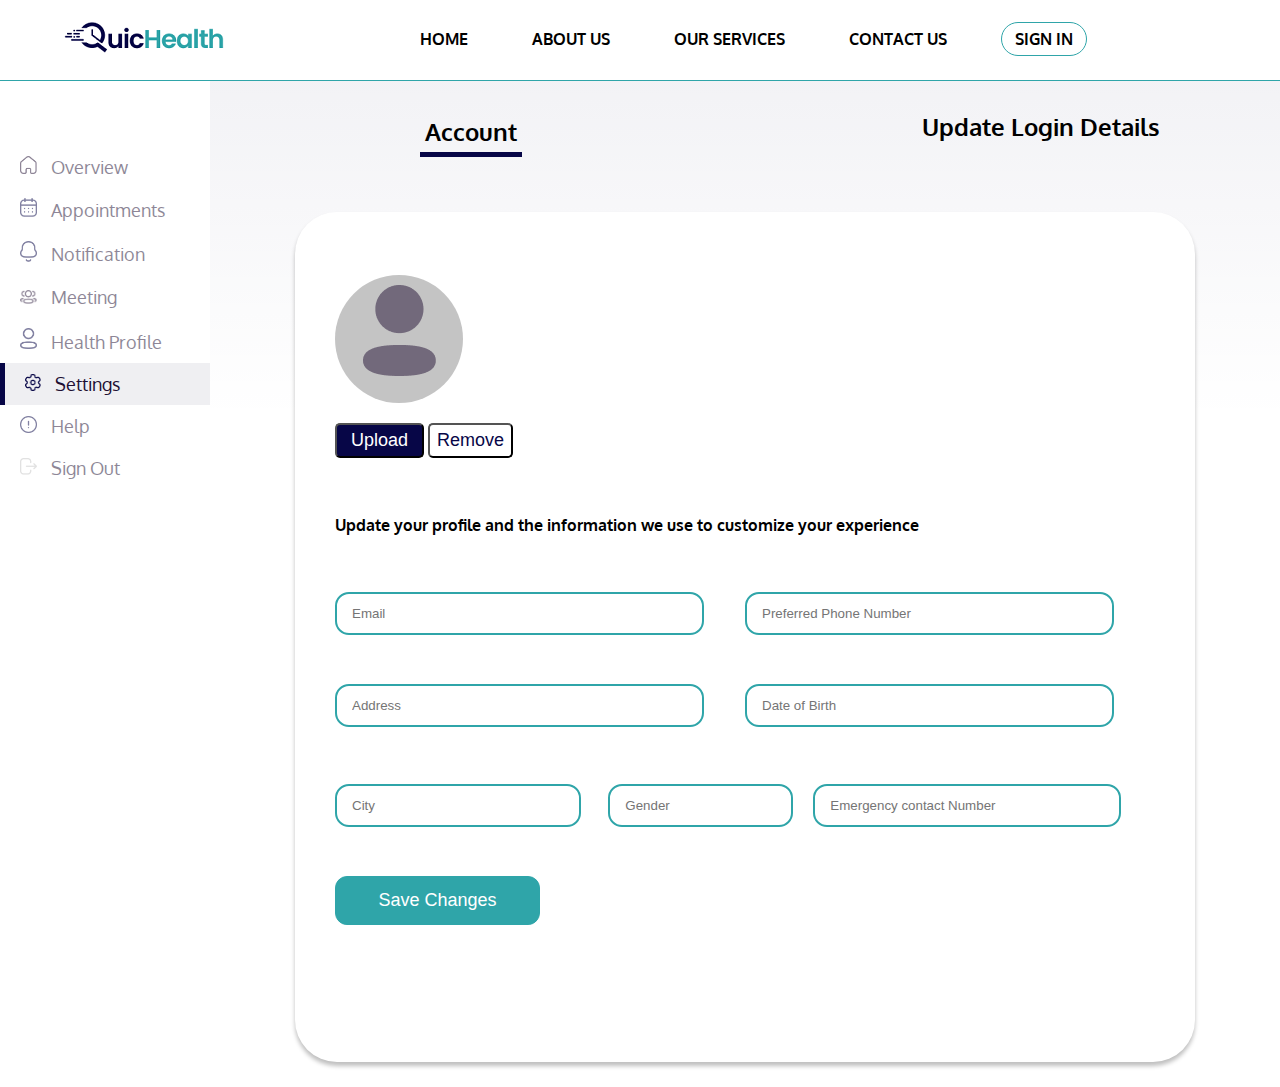
<file: settings_dashboard.html>
<!DOCTYPE html>
<html lang="en">

<head>
    <meta charset="UTF-8">
    <meta name="viewport" content="width=device-width, initial-scale=1.0">
    <title>Patient Dashboard</title>
    <link rel="stylesheet" href="css/appointment.css">
    <link rel="stylesheet" href="https://use.fontawesome.com/releases/v5.7.0/css/all.css"
        integrity="sha384-lZN37f5QGtY3VHgisS14W3ExzMWZxybE1SJSEsQp9S+oqd12jhcu+A56Ebc1zFSJ" crossorigin="anonymous">
    <link href='https://fonts.googleapis.com/css?family=Oxygen:400,300,700' rel='stylesheet' type='text/css'>
    <link href='https://fonts.googleapis.com/css?family=Lora' rel='stylesheet' type='text/css'>

</head>

<body onload="atOnload4()">
    <div class="col-12">
        <div class="col-12 nav">
            <a> <img src="Images/QuicHealth logo.png"></a>
            <ul>
                <li><a href="#">Home</a></li>
                <li><a href="#">About Us</a></li>
                <li><a href="#">Our Services</a></li>
                <li><a href="#">Contact Us</a></li>
                <li><a href="#">Sign In</a></li>
            </ul>

        </div>
        <div class="col-12 navbar-second">
            <a href="#" onclick="showDrop()" class="dropdown"><span> &#9776;</span>
                <div class="dropdown-content1">
                    <a href="#">Home</a>
                    <a href="#"> About Us</a>
                    <a href="#">Our Services</a>
                    <a href="#">Contact Us</a>
                    <a href="/signin">Sign In</a>
                </div>
            </a>
        </div>
    </div>
    <div class="col-12 Dashboard-parent">
    <div class="menu">
            
            <div class="submenu">
            <i class="fas fa-arrow-left"></i> <br>
            <ul>
               
                <li><img src="Images/Vector.png" alt="icon" class="list_icon" > <a href="index.html">Overview</a></li>
                <li> <img src="Images/appointment.png" alt="icon" class="list_icon"> <a href="appointment_dashboard.html">Appointments</a></li>
                <li> <img src="Images/notification.png" alt="icon" class="list_icon"> <a href="notification_dashboard.html">Notification</a></li>
                <li> <img src="Images/meeting.png" alt="icon" class="list_icon"> <a href="photo_dashboard.html">Meeting</a></li>
                <li> <img src="Images/health_profile.png" alt="icon" class="list_icon"> <a href="healthprofile_dashboard.html">Health Profile</a></li>
                <li> <img src="Images/setting.png" alt="icon" class="list_icon"> <a href="#">Settings</a></li>
                <li> <img src="Images/help.png" alt="icon" class="list_icon"> <a href="help_dashboard.html">Help</a></li>
                <li> <img src="Images/signout.png" alt="icon" class="list_icon"> <a href="signIn.html">Sign Out</a></li>
    
            </ul>
            
            </div>
            <header class="header">
    
            <input class="menu-btn" type="checkbox" id="menu-btn" />
            <label class="menu-icon" for="menu-btn"><span class="navicon"></span></label>
                <ul class="menu">
                    <li><img src="Images/Vector.png" alt="icon" class="list_icon1" > <a href="index.html">Overview</a></li>
                    <li> <img src="Images/appointment.png" alt="icon" class="list_icon1"> <a href="appointment_dashboard.html">Appointments</a></li>
                    <li> <img src="Images/notification.png" alt="icon" class="list_icon1"> <a href="notification_dashboard.html">Notification</a></li>
                    <li> <img src="Images/meeting.png" alt="icon" class="list_icon1"> <a href="photo_dashboard.html">Meeting</a></li>
                    <li> <img src="Images/health_profile.png" alt="icon" class="list_icon1"> <a href="healthprofile_dashboard.html">Health Profile</a></li>
                    <li> <img src="Images/setting.png" alt="icon" class="list_icon1"> <a href="#">Settings</a></li>
                    <li> <img src="Images/help.png" alt="icon" class="list_icon1"> <a href="help_dashboard.html">Help</a></li>
                    <li> <img src="Images/signout.png" alt="icon" class="list_icon1"> <a href="signIn.html">Sign Out</a></li>
                </ul>
            </header>
            
            
        </div>
        <div>
        <div class="settings">
            <div class="settings_parent">
                <div class="settings_child">
                    <h2 onclick="showAccount()">Account</h2>
                    
                </div>
                <div class="change_password">
                    <div>
                        <h2 onclick="showchangePassword()">Update Login Details</h2> 
                    </div>
    
                </div>
                <div class="changePassword-div col-12">
                    <div class=" col-12">
                        <div class="sub_passworddiv">
                            <div>
                                <h3>Input Username</h3>
                                <input type="text" placeholder="First Name" class="password_input"> <br>

                                <input type="text" placeholder="Last Name" class="password_input">


                                <h3>Change Password</h3>

                                <input type="password" placeholder="Current Password" class="password_input"> <br>

                                <input type="password" placeholder="New Password" class="password_input"> <br>

                                <input type="password" placeholder="Confirm New Password" class="password_input">  <br>


                                <input type="submit" value="Save Changes" class="password_submit">

                            </div>
                        
                        </div>
                    </div>

                   
                </div>
                <div class="Account-div col-12">
                    <div class=" col-12">
                        <div class="sub_Accountdiv">
                            
                            <div>
                                <div class="accountprofile">
                                    <img src="Images/person.png" alt="icon">
                                </div> <br>
                                <button class="btnn">Upload</button>
                                <button class="btnn1">Remove</button>
                            </div>
                            <p>Update your profile and the information we use to customize your experience</p>
                         
                            <div class="col-12 account_form">
                                    <div class="col-lg-6 col-md-6 col-sm-12 col-xs-12">
                                        <input type="text" placeholder="Email">

                                    
                                    </div>
                                    <div class="col-lg-6 col-md-6 col-sm-12 col-xs-12">
                                        <input type="text" placeholder="Preferred Phone Number">
                                    
                                    </div>
                                
                            </div>
                            <div class="col-12 account_form1">
                                <div class="col-lg-6 col-md-6 col-sm-12 col-xs-12">
                                    <input type="text" placeholder="Address">
                                    
                                </div>
                                <div class="col-lg-6 col-md-6 col-sm-12 col-xs-12">
                                    <input type="text" placeholder="Date of Birth">
                                    
                                </div>
                            </div>
                            <div class="col-12 account_form2">
                                <div class="col-lg-4 col-md-4 col-sm-12 col-xs-12">
                                    <input type="text" placeholder="City">

                                </div>
                                <div class="col-lg-3 col-md-3 col-sm-12 col-xs-12">
                                    <input type="text" placeholder="Gender">

                                </div>
                                <div class="col-lg-5 col-md-5 col-sm-12 col-xs-12">
                                    <input type="text" placeholder="Emergency contact Number">

                                </div>

                            </div> 
                            <div class="col-12 account_form3">
                                <input type="submit" value="Save Changes">
                            </div>
                        

                           
                               
                            
                        
                        </div>
                    </div>

                </div>
                
                
            </div>
            
            
           
        </div>
        
    </div>

    <script src="js/quichealth.js"></script>


</body>

</html>
</file>
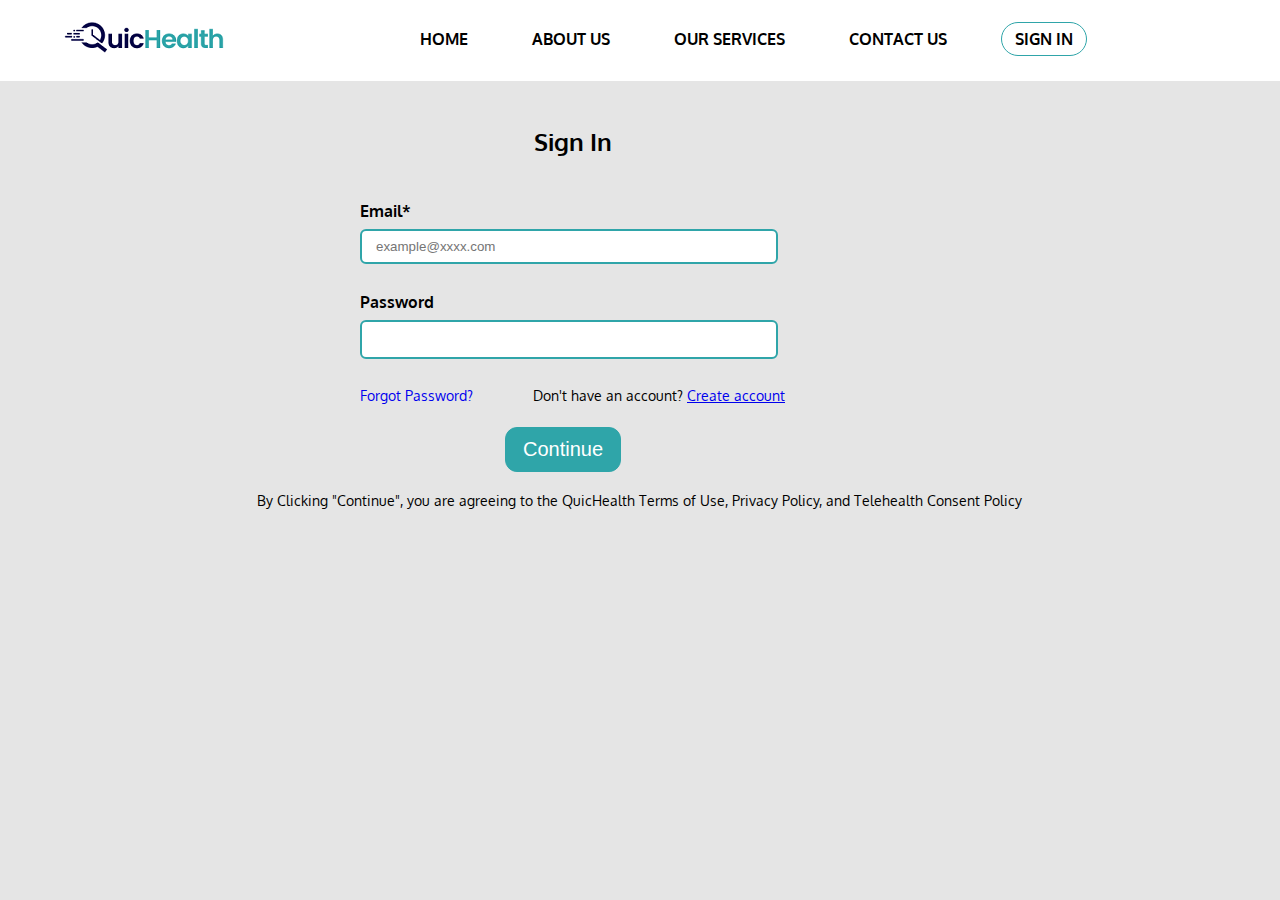
<file: signIn.html>
<!DOCTYPE html>
<html>
    <head>
        <meta charset="UTF-8">
        <meta name="viewport" content="width=device-width, initial-scale=1.0">
        <link rel="stylesheet" href="css/quichealth.css">
        <link rel="stylesheet" href="https://use.fontawesome.com/releases/v5.7.0/css/all.css" 
    integrity="sha384-lZN37f5QGtY3VHgisS14W3ExzMWZxybE1SJSEsQp9S+oqd12jhcu+A56Ebc1zFSJ" crossorigin="anonymous">
    <link href='https://fonts.googleapis.com/css?family=Oxygen:400,300,700' rel='stylesheet' type='text/css'>
    <link href='https://fonts.googleapis.com/css?family=Lora' rel='stylesheet' type='text/css'>

    </head>
    <body>
        <div class="col-12">
            <div class="col-12 nav">
                 <a> <img src="Images/QuicHealth logo.png"></a>
                    <ul>
                        <li><a href="#">Home</a></li>
                        <li><a href="#">About Us</a></li>
                        <li><a href="#">Our Services</a></li>
                        <li><a href="#">Contact Us</a></li>
                        <li><a href="#">Sign In</a></li>
                    </ul>
                    
                </div>
                <div class="col-12 navbar-second">
                        <a href="#" onclick="showDrop()" class="dropdown"><span> &#9776;</span>
                            <div class="dropdown-content1">
                                <a href="#">Home</a>
                                <a href= "#"> About Us</a>
                                <a href="#">Our Services</a>
                                <a href="#">Contact Us</a>
                                <a href="/signin">Sign In</a>
                            </div>
                        </a>
                    </div>
            
        </div>
            <div class="col-12 content">
                <div>
                    <form>
                        <br><br>
                        <p class="paragraph1">Sign In</p> <br>
                
                        <label for="lname">Email*</label> <br>
                        <input type="text" class="User" name="email" placeholder="example@xxxx.com">
        
                        <br> <br>
                        <label for="lname">Password</label>
                        <br>
                        <input type="password" class="User" name="psw" placeholder="">  <br> <br>

                       

                        <div class="recovery"><a href="#">Forgot Password?</a></div>
                        <div class="create">Don't have an account? <a href="createprofile.html">Create account </a></div> <br> <br>

                        <input type="submit" class= "signIn" value="Continue" >  <br> <br>
                    </form>
                  
                    
                </div>

            </div>
            <div class="bottom">By Clicking "Continue", you are agreeing to the QuicHealth Terms of Use, Privacy Policy, and Telehealth Consent Policy </div>
        <script src="js/quichealth.js"></script>
    </body>
</html>
</file>
<file: css/appointment.css>
*{
    box-sizing: border-box;
}
[class*="col-"]{
    float: left;
}
body {
    font-family: 'Oxygen', sans-serif;
     
}
.nav {
    background-color:white;
    padding: 1px 5%;
    border-bottom: 1px solid #2FA5A9;
    font-weight: bold; 

}
.nav > a:first-child {
    float: left;
  
}
.nav ul li {
    display: inline;
    padding: 10px;
    margin-right:40px;
    text-transform: uppercase;
    
}
.nav ul li:last-child {
    border: 1px solid #2FA5A9;
    border-radius: 20px;
    padding:6px 13px;
}
.nav ul li a {
    color: #000000;
    text-decoration: none;
    text-align: center;
   
}
.nav ul{
    margin: 0px; 
    padding:0px;
    float: left;
    padding-left:30%;
    padding-top: 2%;
}

@media only screen and (min-width: 991px) and (max-width: 1416px) {
    .nav ul {
        float: none;
        margin-top:5px;
    }
  }
  @media only screen and (min-width: 991px) and (max-width: 1177px) {
    .nav ul li{
        margin-right: 15px;
        
    }
    .nav ul {
        margin-top: 10px;
    }
  }

  @media only screen and (min-width: 993px) {
    .nav ul{
        display: block;
    }
    .navbar-second {
        display: none;
    }
  }

  @media only screen and (max-width: 992px) {
      .nav ul{
          display: none;
      }
      .navbar-second {
          display: block;
          position: relative;
      }
      .dropdown {
        float:right;
    }
    .dropdown > span {
      color: #2FA5A9;
      padding: 4px;
      width: 40px;
      font-weight: bolder;
      border-radius: 5px;
      background-color: transparent;
      position: absolute;
      right: 20px;
      top:-50px;
      text-align: center;
      border:1px solid  #2FA5A9;
    }
    .dropdown-content1{
        position: absolute;
        right: 0px;
        top:26px;
        display: none;
        width: 200px;
        height: 250px;
        z-index: 10000;
        padding: 10px 20px !important;
        background-color: #f2f2f2; 
        opacity: 0.9;
        margin-top:-25px;
        border-top: 1px solid #811eb8!important;
    }
    .dropdown-content1 a{
        display: block;
        margin-bottom: 10px;
        color: #333;
        font-family: sans-serif;
        padding: 10px;
        font-size: 15px;
        text-decoration: none;
    }
  }

  /* Patient Dashboard Codes Here */
  .Dashboard-parent {
    display: flex;

}
.Dashboard-parent >div {
    float: left;
    padding-top:20px;
  
}
.Dashboard-parent > div:nth-child(1) {
   
    background-color: white;
}
.Dashboard-parent > div:nth-child(2) {
    padding: 10px;
    background: linear-gradient(180deg, rgba(7, 6, 71, 0.05) 0%, rgba(196, 196, 196, 0) 84.9%);
    height:400px;
    flex: 1;
}
.Dashboard-parent > div:nth-child(2) > span:nth-child(1){
  font-weight: bold;
  font-size: 30px;
  color: #070647;
}

.Dashboard-parent > div:nth-child(2) > span:nth-child(2){
    float: right;
    padding-right:30px;
}
.submenu > ul {
    list-style: none;
    margin-top:25px;
    padding-left:0px;
}
.submenu > ul li {
    font-size:18px;
    padding:10px;
    padding-right:30px;
    padding-left: 20px;
    opacity:0.5;
}
.submenu ul li:hover {
  background-color: #EFEFF2;
}

.submenu > ul li a {
    text-decoration: none;
    color:#200E32;
}
.submenu > ul li:not(:first-child) {
    opacity: 0.5;
}
.list_icon {
    width:17%;
    padding-right:10px;
}
.submenu > i {
    float: right;
    padding-right:20px;
    cursor: pointer;
}
.dashboard_body {
    display: flex;
    justify-content: center;
    align-items: center;
    height: 500px;
}
.dashboard_body > div {
    text-align: center;
}

.dashboard_body >  div p{
    padding-bottom: 7%;
    font-size: 40px;
    color:#070647;
    font-weight: bold;
}
.btn{
  border-radius: 26px;
  background-color: #2FA5A9;
  color:white;
  padding: 10px 14px;
  font-size: 18px;
  margin-top: 15px;
  border: 1px solid  #2FA5A9;
  cursor: pointer;
  -webkit-transition-duration: 0.4s; 
  transition-duration: 0.4s;
}
.btn:hover{
  background-color: white;
  color:  #2FA5A9;
}
.btnx {
  border-radius: 26px;
  background-color:transparent;
  color:#070647;
  padding: 10px 14px;
  font-size: 18px;
  margin-top: 15px;
  margin-left:20px;
  border: 1px solid  #2FA5A9;
  cursor: pointer;
  -webkit-transition-duration: 0.4s; 
  transition-duration: 0.4s;

}

@media only screen and (min-width: 992px) and (max-width: 1200px) {
    .dashboard_body > div{
        text-align: center;
    } 
    .dashboard_body {
        display: block;
        padding-top:14%;
    }
}
@media only screen and (min-width: 767px) and (max-width: 991px) {
    .dashboard_body >  div p{
        font-size: 30px;
    } 
    .dashboard_body {
        display: block;
        padding-top:17%;
    }
    .dashboard_body > div{
        text-align: center;
    } 
    .btn, .btnx {
        padding:7px 11px;
        font-size:15px;
    }
    .Dashboard-parent > div:nth-child(2) > span:nth-child(1){
        font-size: 25px!important;
        
    }

}
@media only screen and (min-width: 540px) and (max-width: 767px){
    .submenu {
        display: none;
    }
    .dashboard_body >  div p{
        font-size: 30px;
    } 
    .dashboard_body {
        display: block;
        padding-top:22%;
    }
    .dashboard_body > div{
        text-align: center;
    } 
    .btn, .btnx {
        padding:7px 11px;
        font-size:15px;
    }
    .Dashboard-parent > div:nth-child(2) > span:nth-child(1){
        font-size: 25px!important;
        padding-left:15%;
        margin-top:20px;
        
    }
    .Dashboard-parent >div {
        padding-top:10px;
      
    }
    .btn {
        margin-top:0px;
    }
    
}
@media only screen and (max-width: 539px) {
    .submenu {
        display: none;
    }
    .dashboard_body >  div p{
        font-size: 25px;
    } 
    .dashboard_body {
        display: block;
        padding-top:25%;
    }
    .dashboard_body > div{
        text-align: center;
    } 
    .btn, .btnx {
        padding:7px 11px;
        font-size:15px;
    }
    .Dashboard-parent > div:nth-child(2) > span:nth-child(1){
        font-size: 18px!important;
        padding-left:15%;
        margin-top:20px;
        
    }
    .Dashboard-parent >div {
        padding-top:10px;
      
    }
    .btn, .btnx {
        padding:7px 9px;
        font-size:14px;
    }
    .btn {
        margin-top:0px;
    }
   .header {
       width:80%;
   }
   .list_icon1 {
       width:15% !important;
   }
   .header {
    width:50%!important;
}
}
@media only screen and (max-width: 450px) {
    .header {
        width:60%!important;
    }

}
@media only screen and (max-width: 375px) {
    .btnx {
        margin-left:0px;
        margin-top:25px;
    }
    .header {
        width:75%!important;
    }
    .Dashboard-parent > div:nth-child(2) > span:nth-child(2){
        padding-right: 0px;
    }

}

    .header {
    position: fixed;
    width: 55%;
    z-index: 3;
    }

    .header ul {
    margin: 0;
    padding: 0;
    list-style: none;
    overflow: hidden;
    background-color: #fff;
    }
    .header  ul {
    list-style: none;
    margin-top:25px;
    padding-left:0px;
    }
    .header  ul li {
        font-size:18px;
        padding:10px;
        padding-right:30px;
        padding-left: 20px;
    }
    .header ul li:hover {
    background-color: #EFEFF2;
    }

    .header ul li a {
        text-decoration: none;
        color:#200E32;
    }
    body {
        margin:0;
    }
    .header .logo {
    display: block;
    float: left;
    font-size: 2em;
    padding: 10px 20px;
    text-decoration: none;
    }

    .header .menu {
    clear: both;
    max-height: 0;
    transition: max-height .2s ease-out;
    }
    .header .menu-icon {
    cursor: pointer;
    display: inline-block;
    padding-left:10px;
    position: relative;
    user-select: none;
    }

    .header .menu-icon .navicon {
    background: #333;
    display: block;
    height: 2px;
    position: relative;
    transition: background .2s ease-out;
    width: 18px;
    }

    .header .menu-icon .navicon:before,
    .header .menu-icon .navicon:after {
    background: #333;
    content: '';
    display: block;
    height: 100%;
    position: absolute;
    transition: all .2s ease-out;
    width: 100%;
    }

    .header .menu-icon .navicon:before {
    top: 5px;
    }

    .header .menu-icon .navicon:after {
    top: -5px;
    }
    .header .menu-btn {
    display: none;
    }

    .header .menu-btn:checked ~ .menu {
    max-height: 400px;
    }

    .header .menu-btn:checked ~ .menu-icon .navicon {
    background: transparent;
    }

    .header .menu-btn:checked ~ .menu-icon .navicon:before {
    transform: rotate(-45deg);
    }

    .header .menu-btn:checked ~ .menu-icon .navicon:after {
    transform: rotate(45deg);
    }

    .header .menu-btn:checked ~ .menu-icon:not(.steps) .navicon:before,
    .header .menu-btn:checked ~ .menu-icon:not(.steps) .navicon:after {
    top: 0;
    }
    
    @media (min-width: 48em) {
    .header li {
        float: left;
    }
    .header li a {
        padding: 20px 30px;
    }
    .header .menu {
        clear: none;
        float: right;
        max-height: none;
    }
    .header {
        display:none;
    }
    .header .menu-icon {
        display: none;
    }
    }
    .list_icon1 {
    width:10%;
    padding-right:10px;
}

  /* Appointment Dashboard Codes Here */
  
  .Dashboard-parent > div > i {
      float: right;
      padding-right:20px;
      cursor: pointer;
  }
  .appointment > div {
      float: left;
  }
  .upcoming_child, .history {
      float: left;
      padding-bottom: 10px;
  }
  .upcoming_child {
      padding-right:400px;
      padding-left:200px;
      
  }
  .super_div {
      font-weight: bold;
  }
  .reference {
      text-decoration: none;
      font-weight: normal;
      font-style: italic;
      font-size:16px;
  }
  .upcoming_child h2 {
    padding:5px;
    border-bottom: 5px solid #070647 ;
  }
  .upcoming {
      padding:20px;
      font-size:18px;
  }
  .row_div {
      padding-left:5%;
      margin-bottom: 10px;
      box-shadow: 0 4px 8px 0 rgba(0, 0, 0, 0.2), 0 6px 20px 0 rgba(0, 0, 0, 0.19);
  }
  .row_div1 {
    padding-left:5%;
    box-shadow: 0 4px 8px 0 rgba(0, 0, 0, 0.2), 0 6px 20px 0 rgba(0, 0, 0, 0.19);
    margin-bottom: 10px;
  }
  .row_div2 {
    padding-left:5%;
    margin-bottom: 10px;
    box-shadow: 0 4px 8px 0 rgba(0, 0, 0, 0.2), 0 6px 20px 0 rgba(0, 0, 0, 0.19);
}
.row_div3 {
    padding-left:5%;
    margin-bottom: 10px;
    box-shadow: 0 4px 8px 0 rgba(0, 0, 0, 0.2), 0 6px 20px 0 rgba(0, 0, 0, 0.19);
}

  .row_div > div {
      float: left;
      padding-right:120px;
  }
  .row_div1 > div {
    float: left;
    padding-right:120px;
}
.row_div2 > div {
    float: left;
    padding-right:120px;
}
.row_div3 > div {
    float: left;
    padding-right:120px;
}
.pic {
    border-radius: 50%;
    width:70%;
    padding-top:10px;
}
@media only screen and (min-width: 1200px) {
    .pic1 {
        display: none;
    }
}

@media only screen and (min-width: 1200px) and (max-width: 1400px) {
.row_div > div, .row_div1 > div , .row_div2 > div , .row_div3 > div {
    padding-right:70px;
    }
.upcoming_child {
    padding-right:350px;
    
}
.pic1{
    display: none;
}



}
@media only screen and (min-width: 1018px) and (max-width: 1200px) {
.row_div > div, .row_div1 > div , .row_div2 > div , .row_div3 > div  {
    padding-right:40px;
    }
   
.upcoming_child {
    padding-right:200px;
    
}
.row_div, .row_div1 , .row_div2 , .row_div3 {
    padding-right:2%;
}
.last_div {
    padding-right:5px!important;
}

.pic1 {
    display: none;
}

}
@media only screen and (min-width: 872px) and (max-width: 1017px) {
    .row_div > div, .row_div1 > div , .row_div2 > div , .row_div3 > div {
       padding-right: 40px; 
    }
    .upcoming_child {
        padding-right:150px;
        padding-left:80px;
        
    }
    .last_div {
        padding-right:5px!important;
    }
    .upcoming {
        font-size:16px;
    }
    .pic {
        display: none;
        border-radius: 50%;
        width:60%;
        padding-top:10px;
    }
    .row_div, .row_div1 , .row_div2 , .row_div3 {
        padding-left:10px;
    }
   .pic1 {
    border-radius: 50%;
    width:100%;
    padding-top:10px;

   }
   .upcoming {
       padding-top:0px !important;
   }
    
}
@media only screen and (min-width: 768px) and (max-width: 871px) {
    .pic {
        display: none;
    }
    .row_div > div, .row_div1 > div , .row_div2 > div , .row_div3 > div {
        padding-right: 20px; 
     }
     .upcoming_child {
        padding-right:150px;
        padding-left:80px;
        
    }
    .last_div {
        padding-right:5px!important;
    }
    .upcoming {
        font-size:15px;
    }

    .row_div, .row_div1 , .row_div2 , .row_div3 {
        padding-left:10px;
    }
   .pic1 {
    border-radius: 50%;
    width:100%;
    padding-top:10px;

   }
   .upcoming {
    padding-top:0px !important;
}
 
}
@media only screen and (max-width: 767px) {
    .row_div > div, .row_div1 > div , .row_div2 > div , .row_div3 > div {
        padding-right: 20px; 
     }
     .upcoming_child {
        padding-right:150px;
        padding-left:80px;
        
    }
    .last_div {
        padding-right:5px!important;
    }
    .upcoming {
        font-size:15px;
    }

    .row_div, .row_div1 , .row_div2 , .row_div3 {
        padding-left:10px;
    }
   .pic1 {
    border-radius: 50%;
    width:100%;
    padding-top:10px;

   }
   .upcoming {
    padding-top:0px !important;
}
.pic {
    display: none;
}
.history h2 {
    padding-top: 5px;
}
 

} 
@media only screen and (max-width: 569px) {
    .upcoming_child {
        padding-right:100px;
        padding-left:35px;
        
    }
    .row_div > div, .row_div1 > div , .row_div2 > div , .row_div3 > div {
        float:none;
        text-align: center;
    }
    .pic1 {
        border-radius: 50%;
        width:30%;
        padding-top:10px;
    
       }

}
@media only screen and (max-width: 410px)  {
    .pic {
        width: 50%;
    }
    .upcoming_child {
        padding-right:40px;
        padding-left:20px;
        
    }
    .upcoming_child h2, .history h2 {
        font-size: 1.3em;
    }

}


/* for Notification Dashboard */
.notification > div:first-child {
    font-size:20px;
    padding:30px;
}
.searchbox {
    float: right;
    padding-right:30px;
    position: relative;
}
#icon {
    position: absolute;
    z-index: 2;
    top:7px;
    opacity: 0.5;
    left:5px;
}
.check_box {
    border-radius: 5px;
    border:transparent;
    box-shadow: 0 4px 8px 0 rgba(0, 0, 0, 0.2), 0 6px 20px 0 rgba(0, 0, 0, 0.19);
    padding:10px;
    padding-left:30px;
  
}
.notify_dash {
    padding-left:5%;
    box-shadow: 0 4px 8px 0 rgba(0, 0, 0, 0.2), 0 6px 20px 0 rgba(0, 0, 0, 0.19);
    margin-bottom: 30px;
}
.notify_dash1 {
    padding-left:5%;
    box-shadow: 0 4px 8px 0 rgba(0, 0, 0, 0.2), 0 6px 20px 0 rgba(0, 0, 0, 0.19);
    margin-bottom: 30px;
}
.notify_dash2 {
    padding-left:5%;
    box-shadow: 0 4px 8px 0 rgba(0, 0, 0, 0.2), 0 6px 20px 0 rgba(0, 0, 0, 0.19);
    margin-bottom: 30px;
}
.notify_dash3 {
    padding-left:5%;
    box-shadow: 0 4px 8px 0 rgba(0, 0, 0, 0.2), 0 6px 20px 0 rgba(0, 0, 0, 0.19);
    margin-bottom: 30px;
}
.notify_dash > div{
    float: left;
    padding-left:50px;
}
.notify_dash1 > div{
    float: left;
    padding-left:50px;
}
.notify_dash2 > div{
    float: left;
    padding-left:50px;
}
.notify_dash3 > div{
    float: left;
    padding-left:50px;
}
.picture {
    border-radius: 50%;
    width:70%;
    
}
.notification {
    margin-bottom: 10%;
}
.notify_content {
    padding:20px;
    font-size:18px;
    font-weight: bold;
}
.round_button {
    position: relative;
}
.round label {
    background-color: #fff;
    border: 1px solid #ccc;
    border-radius: 50%;
    cursor: pointer;
    height: 28px;
    left: 0;
    position: absolute;
    top: 60px;
    width: 28px;
  }
  
  .round label:after {
    border: 2px solid #fff;
    border-top: none;
    border-right: none;
    content: "";
    height: 6px;
    left: 7px;
    opacity: 0;
    position: absolute;
    top: 8px;
    transform: rotate(-45deg);
    width: 12px;
  }
  
  .round input[type="checkbox"] {
    visibility: hidden;
  }
  
  .round input[type="checkbox"]:checked + label {
    background-color: #070647;
    border-color: #070647;
  }
  
  .round input[type="checkbox"]:checked + label:after {
    opacity: 1;
  }
  .round_button1 {
    position: relative;
}
.round1 label {
    background-color: #fff;
    border: 1px solid #ccc;
    border-radius: 50%;
    cursor: pointer;
    height: 28px;
    left: 0;
    position: absolute;
    top: 60px;
    width: 28px;
  }
  
  .round1 label:after {
    border: 2px solid #fff;
    border-top: none;
    border-right: none;
    content: "";
    height: 6px;
    left: 7px;
    opacity: 0;
    position: absolute;
    top: 8px;
    transform: rotate(-45deg);
    width: 12px;
  }
  
  .round1 input[type="checkbox"] {
    visibility: hidden;
  }
  
  .round1 input[type="checkbox"]:checked + label {
    background-color: #070647;
    border-color: #070647;
  }
  
  .round1 input[type="checkbox"]:checked + label:after {
    opacity: 1;
  }
  .round_button2 {
    position: relative;
}
.round2 label {
    background-color: #fff;
    border: 1px solid #ccc;
    border-radius: 50%;
    cursor: pointer;
    height: 28px;
    left: 0;
    position: absolute;
    top: 60px;
    width: 28px;
  }
  
  .round2 label:after {
    border: 2px solid #fff;
    border-top: none;
    border-right: none;
    content: "";
    height: 6px;
    left: 7px;
    opacity: 0;
    position: absolute;
    top: 8px;
    transform: rotate(-45deg);
    width: 12px;
  }
  
  .round2 input[type="checkbox"] {
    visibility: hidden;
  }
  
  .round2 input[type="checkbox"]:checked + label {
    background-color: #070647;;
    border-color: #070647;;
  }
  
  .round2 input[type="checkbox"]:checked + label:after {
    opacity: 1;
  }
  .round_button3 {
    position: relative;
}
.round3 label {
    background-color: #fff;
    border: 1px solid #ccc;
    border-radius: 50%;
    cursor: pointer;
    height: 28px;
    left: 0;
    position: absolute;
    top: 60px;
    width: 28px;
  }
  
  .round3 label:after {
    border: 2px solid #fff;
    border-top: none;
    border-right: none;
    content: "";
    height: 6px;
    left: 7px;
    opacity: 0;
    position: absolute;
    top: 8px;
    transform: rotate(-45deg);
    width: 12px;
  }
  
  .round3 input[type="checkbox"] {
    visibility: hidden;
  }
  
  .round3 input[type="checkbox"]:checked + label {
    background-color: #070647;;
    border-color: #070647;;
  }
  
  .round3 input[type="checkbox"]:checked + label:after {
    opacity: 1;
  }
  .empty_div {
      padding-bottom: 30px;
  }
  @media only screen and (max-width: 767px) {
    .notification > div:first-child {
        padding-right:0px !important;
        padding-top:5px !important;
  }
  .searchbox {
      padding-right: 5px;
  }
  #delete_icon {
      padding-left:10px;
  }
}


/* For Photo Dashboard  */

.photo_span{
    float: right;
    padding-right:30px;
}
.photo_dashboard {
    padding:30px;
}
.flex-container {
    display: flex;
    justify-content: center;
    align-items: center;
    height: 300px;
    padding-top: 12%;
  }
  
  .flex-container>div > div {
    color: white;
    width: 400px;
    height: 270px;
    padding:40px;
    background: #ffffff;
    box-shadow: 0px 4px 4px rgba(0, 0, 0, 0.25);
    border-radius: 42px;
    padding-top:10%;
    font-weight: bold;
  }
  .flex-container > div > h2 {
      text-align: center;
      color: #070647;
      font-weight: bold;
      font-size:30px;
  }
  .star_p{
    color:  #000000;
    font-size:20px;
}
  .star_icon > span:nth-child(2) {
      color: #F7DF07;
  }
  .star_icon > span > span {
      color:  #C4C4C4;
  }
  
  .p_view {
      color: #3C6BE4;
  }
  .p_view a {
      text-decoration: none;
      font-style: italic;
  }
  .flex-container>div > div > div {
      float: left;
  }
  .clock_icon > i {
      color:#2FA5A9;
  }
  .clock_icon > span {
      color:#32820C !important;
  }
  .pic_1 {
    border-radius: 50%;
    width:100%;
   
  }
  .flex-container>div > div > div:first-child {
      padding-right:13px;
      margin-top:25px;
  }
  @media only screen and (min-width: 992px) and (max-width: 1200px) {
      .flex-container > div > div {
          margin-left:10%;
      }
      .flex-container {
          padding-top:20%;
      }

  }
  @media only screen and (min-width: 767px) and (max-width: 991px) {
    .flex-container > div > div {
        margin-left:14%;
    }
    .flex-container {
        padding-top:30%;
    }
  }
  @media only screen and (max-width: 766px) {
    .flex-container > div > div {
        margin-left:30%;
    }
    .flex-container {
        padding-top:35%;
    }
    .flex-container > div > h2 {
        padding-left:70px;
     
    }
  }
  @media only screen and (max-width: 450px) {
    .flex-container>div > div {
        width: 250px;
        height:330px;
        padding:20px;
        text-align: center;
        padding-left:40px !important;
        margin-left:35%;
    }
    .pic_1 {
        border-radius: 50%;
        width:70%;
       
      }
      .flex-container {
        padding-top:60%;
    }
    .flex-container > div > h2 {
        padding-left:90px;
        font-size:25px;
    }
    .Dashboard-parent > div:nth-child(2) > span:nth-child(1) {
        margin-top:0px;
    }
  }
  @media only screen and (max-width: 350px)  {
    .flex-container > div > h2 {
        font-size:20px;
        padding-left:90px;
    }
    .flex-container>div > div {
        margin-left: 38%;
    }
    .flex-container {
        padding-top:80%;
    }
  }
 

  /* For Health Profile Dashboard  */

  .health_profile > div {
    float: left;
}
.health_child, .comment {
    float: left;
    padding-bottom: 10px;
}
.health_child {
    padding-right:400px;
    padding-left:200px;
    
}
.health-div, .comment-div {
    padding-left:10%;
    color: #070647;
    font-size:20px;

}
.health_child h2 {
    padding:5px;
    border-bottom: 5px solid #070647 ;
}
.input_profile{
    width:5%;
    padding:5px 3px;
    margin-right:5px;
    margin-left: 5px;
}
@media only screen and (min-width: 992px) and (max-width: 1240px) {
    .health_child {
        padding-right: 200px;
        padding-left: 100px;
    }
}
@media only screen and (min-width: 768px) and (max-width: 991px) {
    .health_child {
        padding-right: 100px;
        padding-left: 40px;
    }
    .health_child h2 {
        font-size:1.2em;
    }
    .comment > div > h2 {
        font-size:1.2em
    }
}
@media only screen and (max-width: 767px) {
    .health_child {
        padding-right: 60px;
        padding-left: 20px;
    }
    .health_child h2 {
        font-size:1.2em;
    }
    .comment > div > h2 {
        font-size:1.2em;
        padding-top: 5px;
    }
    .health_parent {
        padding-top:10%;
    }

}
@media only screen and (max-width: 450px)  {
    .health_child {
        padding-right: 10px;
        padding-left: 20px;
    }
    .health_child h2 {
        font-size:1em;
    }
    .comment > div > h2 {
        font-size:1em;
        padding-top: 5px;
    }
    .health_parent {
        padding-top:10%;
    }

}

/* For Settings Dashboard  */
.settings_profile > div {
    float: left;
}
.settings_child, .change_password {
    float: left;
    padding-bottom: 10px;
}
.settings_child {
    padding-right:400px;
    padding-left:200px;
    
}
.settings-div {
    padding-left:10%;
    color: #070647;
    font-size:20px;
}
.changePassword-div {
    color: #070647;
    font-size:20px;
}
.settings_child h2 {
    padding:5px;
    border-bottom: 5px solid #070647 ;
}
.Account-div > div {
    display: flex;
    justify-content: center;
    align-items: center;
    height: 900px;
}  
.sub_Accountdiv {
    width: 900px;
    height: 850px;
    padding:40px;
    background: #ffffff;
    box-shadow: 0px 4px 4px rgba(0, 0, 0, 0.25);
    border-radius: 42px;
    font-weight: bold;
    padding-top:6%;
}
.changePassword-div > div {
    display: flex;
    justify-content: center;
    align-items: center;
    height: 900px;
}  
.sub_passworddiv {
    width: 900px;
    height: 850px;
    padding:40px;
    background: #ffffff;
    box-shadow: 0px 4px 4px rgba(0, 0, 0, 0.25);
    border-radius: 42px;
    font-weight: bold;
    padding-top:6%;
}
.accountprofile{
    border-radius: 50%;
    background-color: #C4C4C4;
    width:128px;
    height:128px;
    text-align: center;
    padding:10px;   
}
.sub_Accountdiv > p {
    padding-top:5%;
}
.account_form , .account_form1, .account_form2 , .account_form3 {
    padding-top:5%;
}
 .account_form input[type=text] {
    padding: 12px 15px;
    margin: 8px 0;
    display: inline-block;
    border: 2px solid #2FA5A9;
    border-radius: 14px;
    box-sizing: border-box;
    width:90%;
    margin:auto;
    }
    .account_form1 input[type=text] {
    padding: 12px 15px;
    margin: 8px 0;
    display: inline-block;
    border: 2px solid #2FA5A9;
    border-radius: 14px;
    box-sizing: border-box;
    width:90%;
    }
    .account_form2 input[type=text] {
    padding: 12px 15px;
    margin: 8px 0;
    display: inline-block;
    border: 2px solid #2FA5A9;
    border-radius: 14px;
    box-sizing: border-box;
    width:90%;
    }
    .btnn {
    background: #070647;
    border-radius: 5px;
    color:white;
    padding: 5px 14px;
    font-size: 18px;
    cursor: pointer;
    -webkit-transition-duration: 0.4s; 
    transition-duration: 0.4s;
    }
    .btnn1 {
    background:white;
    border-radius: 5px;
    color: #070647;
    padding: 5px 7px;
    font-size: 18px;
    cursor: pointer;
    -webkit-transition-duration: 0.4s; 
    transition-duration: 0.4s;
    }

    .account_form3 input[type=submit] {
    width: 25%;
    background-color:#2FA5A9;
    color: white;
    padding: 13px 18px;
    border: 1px solid #2FA5A9;
    border-radius: 12px;
    cursor: pointer;
    font-size:18px;
    }
    .password_input {
    padding: 12px 15px;
    margin: 20px 0;
    display: inline-block;
    border: 2px solid #2FA5A9;
    border-radius: 14px;
    box-sizing: border-box;
    width:90%;
    }
    .password_submit {
    width: 25%;
    background-color:#2FA5A9;
    color: white;
    padding: 13px 18px;
    border: 1px solid #2FA5A9;
    border-radius: 12px;
    cursor: pointer;
    font-size:18px;
    margin-top:15px;
    }

    @media only screen and (min-width: 992px) and (max-width: 1200px) {
    .Account-div > div {
        height: 800px;
    }  
    .sub_Accountdiv {
        width: 600px;
        height: 750px;
        padding:20px;
        padding-top:6%;
    }
    .changePassword-div > div {
        height: 800px;
    } 
    .changePassword-div > div {
        height: 800px;
    }
    .settings_child  {
        padding-right: 200px;
        padding-left: 150px;
    }
    .sub_passworddiv {
        width: 600px;
        height: 750px;
        padding:20px;
        padding-top:6%;
    }

    }
    @media only screen and (min-width: 768px) and (max-width: 991px) {
        .Account-div > div {
            height: 900px;
        }  
        .sub_Accountdiv {
            width: 500px;
            height: 900px;
            padding:20px;
            padding-top:6%;
        }
        .changePassword-div > div {
            height: 900px;
        } 
        .changePassword-div > div {
            height: 900px;
        }
        .settings_child  {
            padding-right: 100px;
            padding-left: 80px;
        }
        .sub_passworddiv {
            width: 500px;
            height: 800px;
            padding:20px;
            padding-top:6%;
        }
        .account_form > div:nth-child(1){
            padding-bottom: 7%;
        }
        .account_form3 input[type=submit] {
            width: 25%;
            background-color:#2FA5A9;
            color: white;
            padding: 10px 12px;
            border: 1px solid #2FA5A9;
            border-radius: 12px;
            cursor: pointer;
            font-size:15px;
            }
        .password_submit {
            width: 25%;
            background-color:#2FA5A9;
            color: white;
            padding: 10px 12px;
            border: 1px solid #2FA5A9;
            border-radius: 12px;
            cursor: pointer;
            font-size:15px;
            margin-top:15px;
            }



    }
    @media only screen and (max-width: 767px) {
        .Account-div > div {
            height: 900px;
        }  
        .sub_Accountdiv {
            width: 500px;
            height: 900px;
            padding:20px;
            padding-top:6%;
        }
        .changePassword-div > div {
            height: 900px;
        } 
        .changePassword-div > div {
            height: 900px;
        }
        .settings_child  {
            padding-right: 100px;
            padding-left: 80px;
        }
        .sub_passworddiv {
            width: 500px;
            height: 800px;
            padding:20px;
            padding-top:6%;
        }
        .account_form > div:nth-child(1){
            padding-bottom: 7%;
        }
        .account_form3 input[type=submit] {
            width: 25%;
            background-color:#2FA5A9;
            color: white;
            padding: 10px 12px;
            border: 1px solid #2FA5A9;
            border-radius: 12px;
            cursor: pointer;
            font-size:15px;
            }
        .password_submit {
            width: 25%;
            background-color:#2FA5A9;
            color: white;
            padding: 10px 12px;
            border: 1px solid #2FA5A9;
            border-radius: 12px;
            cursor: pointer;
            font-size:15px;
            margin-top:15px;
            }


    }
    @media only screen and (max-width: 767px)  {
        .Account-div > div {
            height: 900px;
        }  
        .sub_Accountdiv {
            width: 300px;
            height: 900px;
            padding:20px;
            padding-top:6%;
        }
        .changePassword-div > div {
            height: 900px;
        } 
        .settings_child  {
            padding-right: 40px;
            padding-left: 60px;
        }
        .settings_child h2  {
            padding-top: 22%;
            font-size:1em
        }
        .change_password > div h2 {
            padding-top: 9%;
            font-size:1em
        }
        .sub_passworddiv {
            width: 300px;
            height: 800px;
            padding:20px;
            padding-top:6%;
        }
        .account_form > div:nth-child(1){
            padding-bottom: 7%;
        }
        .account_form3 input[type=submit] {
            width: 45%;
            background-color:#2FA5A9;
            color: white;
            padding: 10px 12px;
            border: 1px solid #2FA5A9;
            border-radius: 12px;
            cursor: pointer;
            font-size:15px;
            }
        .password_submit {
            width: 45%;
            background-color:#2FA5A9;
            color: white;
            padding: 10px 12px;
            border: 1px solid #2FA5A9;
            border-radius: 12px;
            cursor: pointer;
            font-size:15px;
            margin-top:15px;
            }


    }
    

    /* For Help Dashboard */

    .help_box {
        padding-top:5%;
    }
    .help_box > div > div > div  {
        margin-bottom: 10px;
        box-shadow: 0 4px 8px 0 rgba(0, 0, 0, 0.2), 0 6px 20px 0 rgba(0, 0, 0, 0.19);
        padding:10px;
        margin-right:20px;
    }
    .help_dashboard {
        color:#070647;
    }
    .support_div >div {
        margin-top:30px;
        margin-bottom:40px;
        margin-right:20px;
        box-shadow: 0 4px 8px 0 rgba(0, 0, 0, 0.2), 0 6px 20px 0 rgba(0, 0, 0, 0.19);
        padding:20px;
        height: 200px;
    }
    
    .help_content {
        width:60%;
        min-height: 55vh;
        margin: 0 auto ;
    }
    .help_content > div h2,h4 {
        text-align: center;
    }
    .input_help {
        padding: 12px 15px 12px 30px ;
        margin: 8px 0;
        display: inline-block;
        border: 2px solid #2FA5A9;
        border-radius: 14px;
        box-sizing: border-box;
        width:85%;
        
    }
    .input_search {
        background: #070647;
        border-radius: 5px;
        color:white;
        padding: 5px 14px;
        font-size: 20px;
        cursor: pointer;
        -webkit-transition-duration: 0.4s; 
        transition-duration: 0.4s;
    }
    #help_icon {
        position: absolute;
        z-index:2;
        left:10px;
        opacity:0.5;
        bottom:2px;
    }
    .span_help {
        position: relative;

    }
    .email_help  {
        float: left;
        font-size:18px;
    }
    .call_help {
        float: left;
        padding-left:15%;
        font-size:18px;
    }
    .support_div > div > p {
        text-align: center;
        font-size:22px;
        font-weight: bold;
        color:#070647;
    }
    .email_help > span, .call_help > span {
        padding-left:20px;
    }
   
    .tt {
        color:#070647;
        font-size:25px;
        padding-right:15px;
    }
    .ty {
        color:#070647;
        font-size:25px;
        padding-right:15px;
        padding-bottom:20px;
    }
@media only screen and (min-width: 1200px) {
    .call_help  {
        padding-left: 5%;
    }

}
@media only screen and (max-width: 1260px) {
    .email_help , .call_help {
        float: none;
        padding-left: 0;
       
       
    }
    .support_div >div {
        height:300px;
    } 
    .call_help{
        padding-top: 5%;
    }

}
    
@media only screen and (max-width: 992px) {
    .support_div >div {
        height:300px;
        padding-left: 5px;
    
    }
    .email_help , .call_help {
        float: none;
        padding-left: 0px;
        font-size: 16px;
    }
    .call_help{
        padding-top: 5%;
    }
    .tt, .ty {
        font-size: 20px;
    }
    .email_help > span, .call_help > span {
        padding-left:5px;
    }
    
}
@media only screen and (max-width: 767px){
    .tt, .ty {
        font-size: 17px;
    }
    .email_help , .call_help {
        font-size: 14px;
    }
}
@media only screen and (max-width: 490px) {
    .support_div >div, .help_box> div> div {
        width:250px;
    }
   
    .tt, .ty {
        padding-right: 5px;
    }
    
}
@media only screen and (max-width: 370px)  {
    .help_content{
        margin: 0px;
        padding-left: 10px;
        width:100%
    }
}



    




.col-1 {width: 8.33%;}
.col-2 {width: 16.66%;}
.col-3 {width: 25%;}
.col-4 {width: 33.33%;}
.col-5 {width: 41.66%;}
.col-6 {width: 50%;}
.col-7 {width: 58.33%;}
.col-8 {width: 66.66%;}
.col-9 {width: 75%;}
.col-10 {width: 83.33%;}
.col-11 {width: 91.66%;}
.col-12 {width: 100%;}

@media only screen and (max-width: 767px){
    .col-xs-1 {width: 8.33%;}
   .col-xs-2 {width: 16.66%;}
   .col-xs-3 {width: 25%;}
   .col-xs-4 {width: 33.33%;}
   .col-xs-5 {width: 41.66%;}
   .col-xs-6 {width: 50%;}
   .col-xs-7 {width: 58.33%;}
   .col-xs-8 {width: 66.66%;}
   .col-xs-9 {width: 75%;}
   .col-xs-10 {width: 83.33%;}
   .col-xs-11 {width: 91.66%;}
   .col-xs-12 {width: 100%;}
   }
@media only screen and (min-width: 768px) and (max-width: 991px) {
    .col-sm-1 {width: 8.33%;}
   .col-sm-2 {width: 16.66%;}
   .col-sm-3 {width: 25%;}
   .col-sm-4 {width: 33.33%;}
   .col-sm-5 {width: 41.66%;}
   .col-sm-6 {width: 50%;}
   .col-sm-7 {width: 58.33%;}
   .col-sm-8 {width: 66.66%;}
   .col-sm-9 {width: 75%;}
   .col-sm-10 {width: 83.33%;}
   .col-sm-11 {width: 91.66%;}
   .col-sm-12 {width: 100%;}
}
@media only screen and (min-width: 992px) and (max-width: 1200px) {
    .col-md-1 {width: 8.33%;}
   .col-md-2 {width: 16.66%;}
   .col-md-3 {width: 25%;}
   .col-md-4 {width: 33.33%;}
   .col-md-5 {width: 41.66%;}
   .col-md-6 {width: 50%;}
   .col-md-7 {width: 58.33%;}
   .col-md-8 {width: 66.66%;}
   .col-md-9 {width: 75%;}
   .col-md-10 {width: 83.33%;}
   .col-md-11 {width: 91.66%;}
   .col-md-12 {width: 100%;}
}
@media only screen and (min-width: 1200px) {
   .col-lg-1 {width: 8.33%;}
   .col-lg-2 {width: 16.66%;}
   .col-lg-3 {width: 25%;}
   .col-lg-4 {width: 33.33%;}
   .col-lg-5 {width: 41.66%;}
   .col-lg-6 {width: 50%;}
   .col-lg-7 {width: 58.33%;}
   .col-lg-8 {width: 66.66%;}
   .col-lg-9 {width: 75%;}
   .col-lg-10 {width: 83.33%;}
   .col-lg-11 {width: 91.66%;}
   .col-lg-12 {width: 100%;}
}

body{
    padding: 0px !important;
    margin:0px !important;
}
</file>
<file: css/quichealth.css>
*{
    box-sizing: border-box;
}
[class*="col-"]{
    float: left;
}
body {
    font-family: 'Oxygen', sans-serif;
    font-weight: bold;
    background-color: #E5E5E5;  
}
.nav {
    background-color:white;
    padding: 1px 5%;
    border-bottom: 1px solid white;
   

}
.nav > a:first-child {
    float: left;
  
}
.nav ul li {
    display: inline;
    padding: 10px;
    margin-right:40px;
    text-transform: uppercase;
    
}
.nav ul li:last-child {
    border: 1px solid #2FA5A9;
    border-radius: 20px;
    padding:6px 13px;
}
.nav ul li a {
    color: #000000;
    text-decoration: none;
    text-align: center;
   
}
.nav ul{
    margin: 0px; 
    padding:0px;
    float: left;
    padding-left:30%;
    padding-top: 2%;
}

.content > div {
    margin: auto;
    padding-left:20px;
    max-width: 600px;

}
.paragraph {
    margin-left:20%;
    padding:0px;
    margin-top:5px;
    font-size: 24px;
}
.paragraph1 {
    margin-left:30%;
    padding:0px;
    margin-top:5px;
    font-size: 24px;
}

#first{
    width:33%;
    margin-right:30px;
}
#second{
    width:33%;
}
#third{
    width:18%;
    margin-right:13px;
}
#fourth{
    width:25%;
    margin-right:13px;
}
#fifth{
    width:23%;
    
}
#rad1 {
    width:30%;
    height:30%;
}

input[type=text], select {
    padding: 8px 14px;
    margin: 8px 0;
    display: inline-block;
    border: 2px solid #2FA5A9;
    border-radius: 6px;
    box-sizing: border-box;
    }

    input[type=submit] {
    width: 20%;
    background-color:#2FA5A9;
    color: white;
    padding: 10px 15px;
    border: 1px solid #2FA5A9;
    border-radius: 12px;
    cursor: pointer;
    }
    input[type=password] {
    padding: 10px 15px;
    margin: 8px 0;
    display: inline-block;
    border: 2px solid #2FA5A9;
    border-radius: 6px;
    box-sizing: border-box;
    }

    input[type=submit]:hover {
    background-color:hsl(0, 0%, 95%);
    color: #2FA5A9;
  
    }
    .direct {
        float: left;
        width:40%;
        margin-right:30px;
    }
    .direct2 {
        float:left
    }

    .box {
    border-radius: 5px;
    margin-left: 30px;
    padding: 5px;

    }
    .User {
        width: 72%;
    }
    .signIn{
        font-size: 20px;  
        margin-left: 25%; 
    }
    .content > div > span {
        font-weight: normal;
        margin-left: 14%;  
    }
    .bottom {
        margin:auto;
        max-width:767px;
        font-weight: normal;
        font-size:14px;
    }
    .recovery{
        padding-right:60px;
        font-size:14px;
        font-weight: normal;
        float:left
    }
    .create {
        font-size:14px;
        font-weight:normal;
        float:left
    }
    .recovery > a {
        text-decoration:none;
    }

  @media only screen and (min-width: 991px) and (max-width: 1416px) {
    .nav ul {
        float: none;
        margin-top:5px;
    }
  }
  @media only screen and (min-width: 991px) and (max-width: 1162px) {
    .nav ul li{
        margin-right: 18px;
        
    }
    .nav ul {
        margin-top: 10px;
    }
  }

  @media only screen and (min-width: 993px) {
    .nav ul{
        display: block;
    }
    .navbar-second {
        display: none;
    }
  }

  @media only screen and (max-width: 992px) {
      .nav ul{
          display: none;
      }
      .navbar-second {
          display: block;
          position: relative;
      }
      .dropdown {
        float:right;
    }
    .dropdown > span {
      color: #2FA5A9;
      padding: 4px;
      width: 40px;
      font-weight: bolder;
      border-radius: 5px;
      background-color: transparent;
      position: absolute;
      right: 20px;
      top:-50px;
      text-align: center;
      border:1px solid  #2FA5A9;
    }
    .dropdown-content1{
        position: absolute;
        right: 0px;
        top:26px;
        display: none;
        width: 200px;
        height: 250px;
        z-index: 10000;
        padding: 10px 20px !important;
        background-color: #f2f2f2; 
        opacity: 0.9;
        margin-top:-25px;
        border-top: 1px solid #811eb8!important;
    }
    .dropdown-content1 a{
        display: block;
        margin-bottom: 10px;
        color: #333;
        font-family: sans-serif;
        padding: 10px;
        font-size: 15px;
        text-decoration: none;
    }
    .paragraph1 {
        margin-left:25%;
    }
  }
  @media only screen and (max-width: 767px){
    .bottom {
        
        font-weight: normal;
        font-size:14px;
        padding: 5px;
    }

  }

  @media only screen and (min-width: 299px) and (max-width: 500px){
    .content > div {
       margin:0px;
        padding-left:20px;
        max-width:400px;
    }
    input {
        padding:6px 8px !important;
    }
    .signIn{
        font-size: 18px;  
        margin-left: 15%; 
    }
    input[type=submit] {
        width:30%;
    }
    .content > div > span {
        font-weight: normal;
        margin-left: 0%;  
    }
    .recovery{
        margin-bottom:10px;
    }
    .create {
        margin-bottom: 20px;
    }
    .paragraph1 {
        margin-left:23%;
    }
  }
  @media only screen and (min-width: 501px) and (max-width: 550px) {
    input[type=submit] {
        padding: 6px 8px;
    }
   
  }
  
  @media only screen and (max-width: 298px) {
    input {
        padding:5px !important;
    }
    .signIn{
        font-size: 15px;  
         margin-left: 10%; 
    }
    input[type=submit] {
        width:40%;
    }
    .content > div > span {
        font-weight: normal;
        margin-left: 0px;  
    }
    .recovery{
        margin-bottom:10px;
    }
    .create {
        margin-bottom: 20px;
    }
  }
  
.col-1 {width: 8.33%;}
.col-2 {width: 16.66%;}
.col-3 {width: 25%;}
.col-4 {width: 33.33%;}
.col-5 {width: 41.66%;}
.col-6 {width: 50%;}
.col-7 {width: 58.33%;}
.col-8 {width: 66.66%;}
.col-9 {width: 75%;}
.col-10 {width: 83.33%;}
.col-11 {width: 91.66%;}
.col-12 {width: 100%;}

@media only screen and (max-width: 767px){
    .col-xs-1 {width: 8.33%;}
   .col-xs-2 {width: 16.66%;}
   .col-xs-3 {width: 25%;}
   .col-xs-4 {width: 33.33%;}
   .col-xs-5 {width: 41.66%;}
   .col-xs-6 {width: 50%;}
   .col-xs-7 {width: 58.33%;}
   .col-xs-8 {width: 66.66%;}
   .col-xs-9 {width: 75%;}
   .col-xs-10 {width: 83.33%;}
   .col-xs-11 {width: 91.66%;}
   .col-xs-12 {width: 100%;}
   }
@media only screen and (min-width: 768px) and (max-width: 991px) {
    .col-sm-1 {width: 8.33%;}
   .col-sm-2 {width: 16.66%;}
   .col-sm-3 {width: 25%;}
   .col-sm-4 {width: 33.33%;}
   .col-sm-5 {width: 41.66%;}
   .col-sm-6 {width: 50%;}
   .col-sm-7 {width: 58.33%;}
   .col-sm-8 {width: 66.66%;}
   .col-sm-9 {width: 75%;}
   .col-sm-10 {width: 83.33%;}
   .col-sm-11 {width: 91.66%;}
   .col-sm-12 {width: 100%;}
}
@media only screen and (min-width: 992px) and (max-width: 1200px) {
    .col-md-1 {width: 8.33%;}
   .col-md-2 {width: 16.66%;}
   .col-md-3 {width: 25%;}
   .col-md-4 {width: 33.33%;}
   .col-md-5 {width: 41.66%;}
   .col-md-6 {width: 50%;}
   .col-md-7 {width: 58.33%;}
   .col-md-8 {width: 66.66%;}
   .col-md-9 {width: 75%;}
   .col-md-10 {width: 83.33%;}
   .col-md-11 {width: 91.66%;}
   .col-md-12 {width: 100%;}
}
@media only screen and (min-width: 1200px) {
   .col-lg-1 {width: 8.33%;}
   .col-lg-2 {width: 16.66%;}
   .col-lg-3 {width: 25%;}
   .col-lg-4 {width: 33.33%;}
   .col-lg-5 {width: 41.66%;}
   .col-lg-6 {width: 50%;}
   .col-lg-7 {width: 58.33%;}
   .col-lg-8 {width: 66.66%;}
   .col-lg-9 {width: 75%;}
   .col-lg-10 {width: 83.33%;}
   .col-lg-11 {width: 91.66%;}
   .col-lg-12 {width: 100%;}
}

body{
    padding: 0px !important;
    margin:0px !important;
}
</file>
